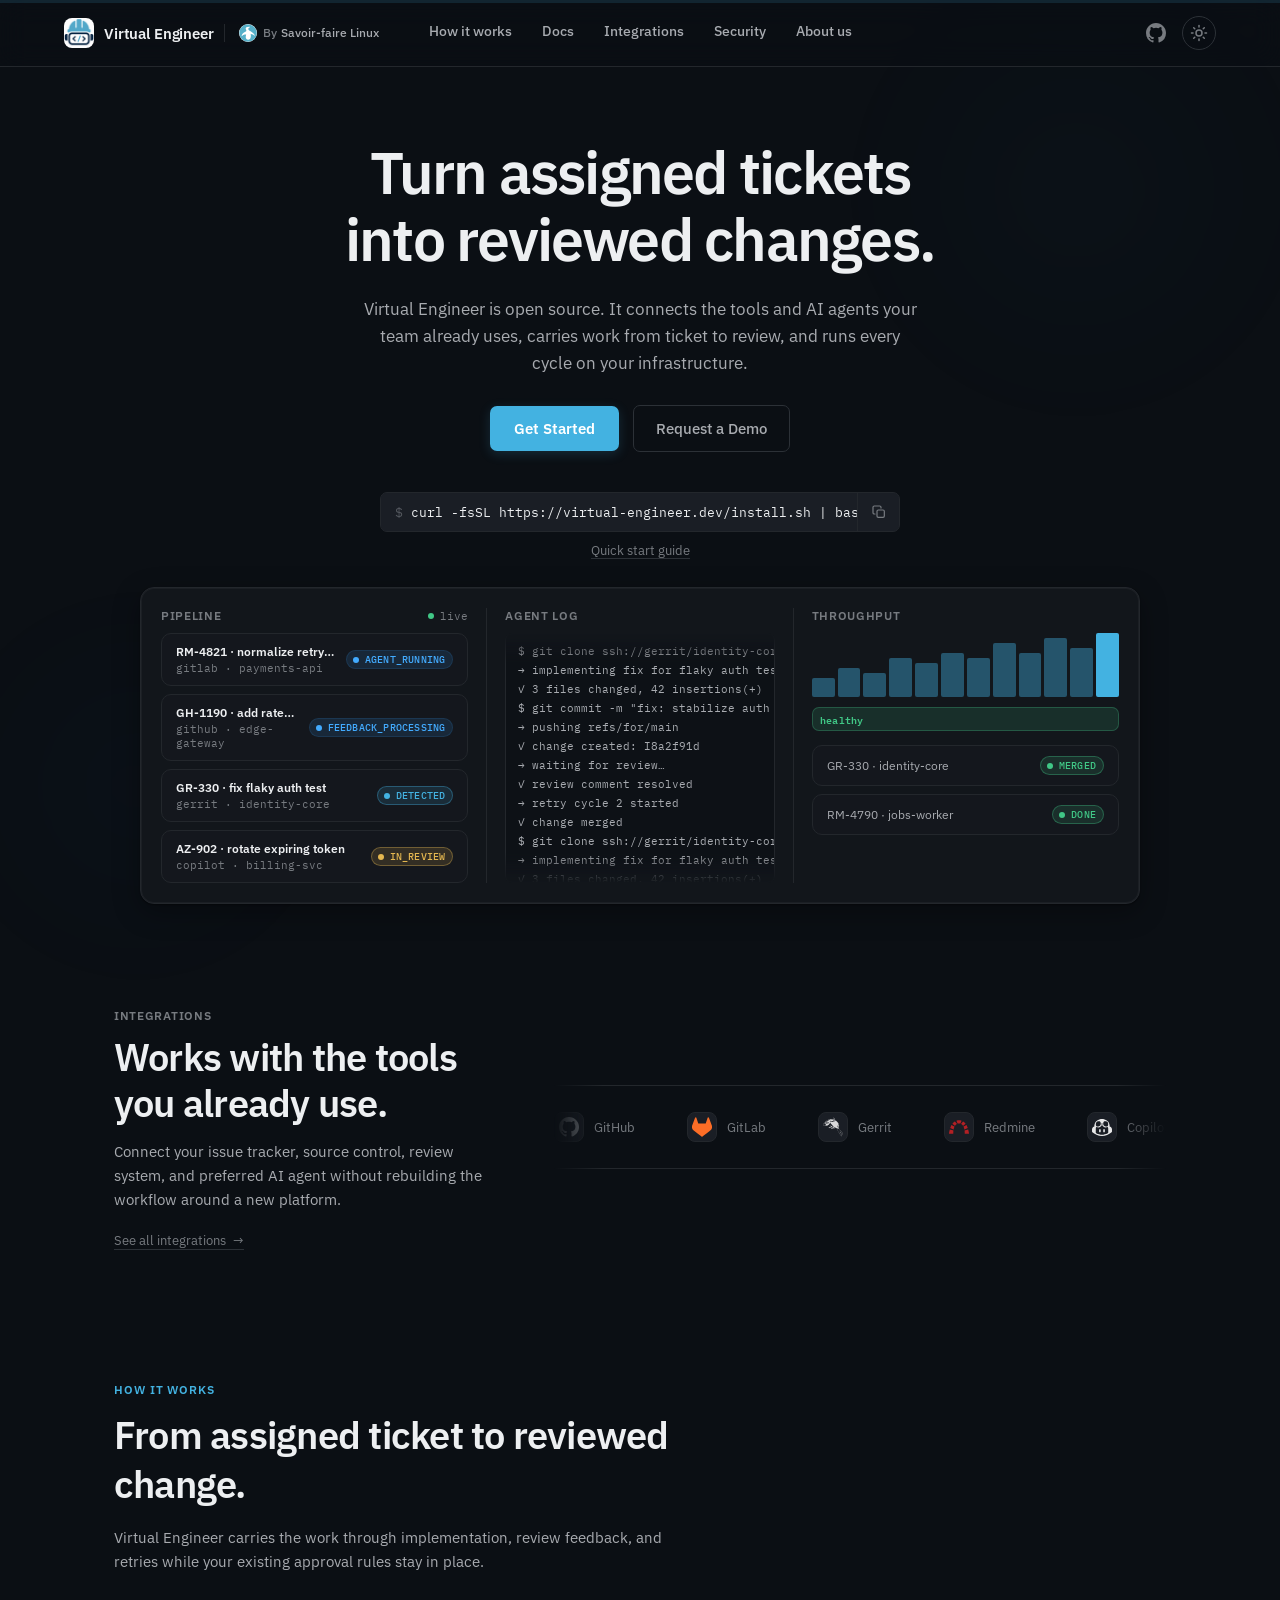
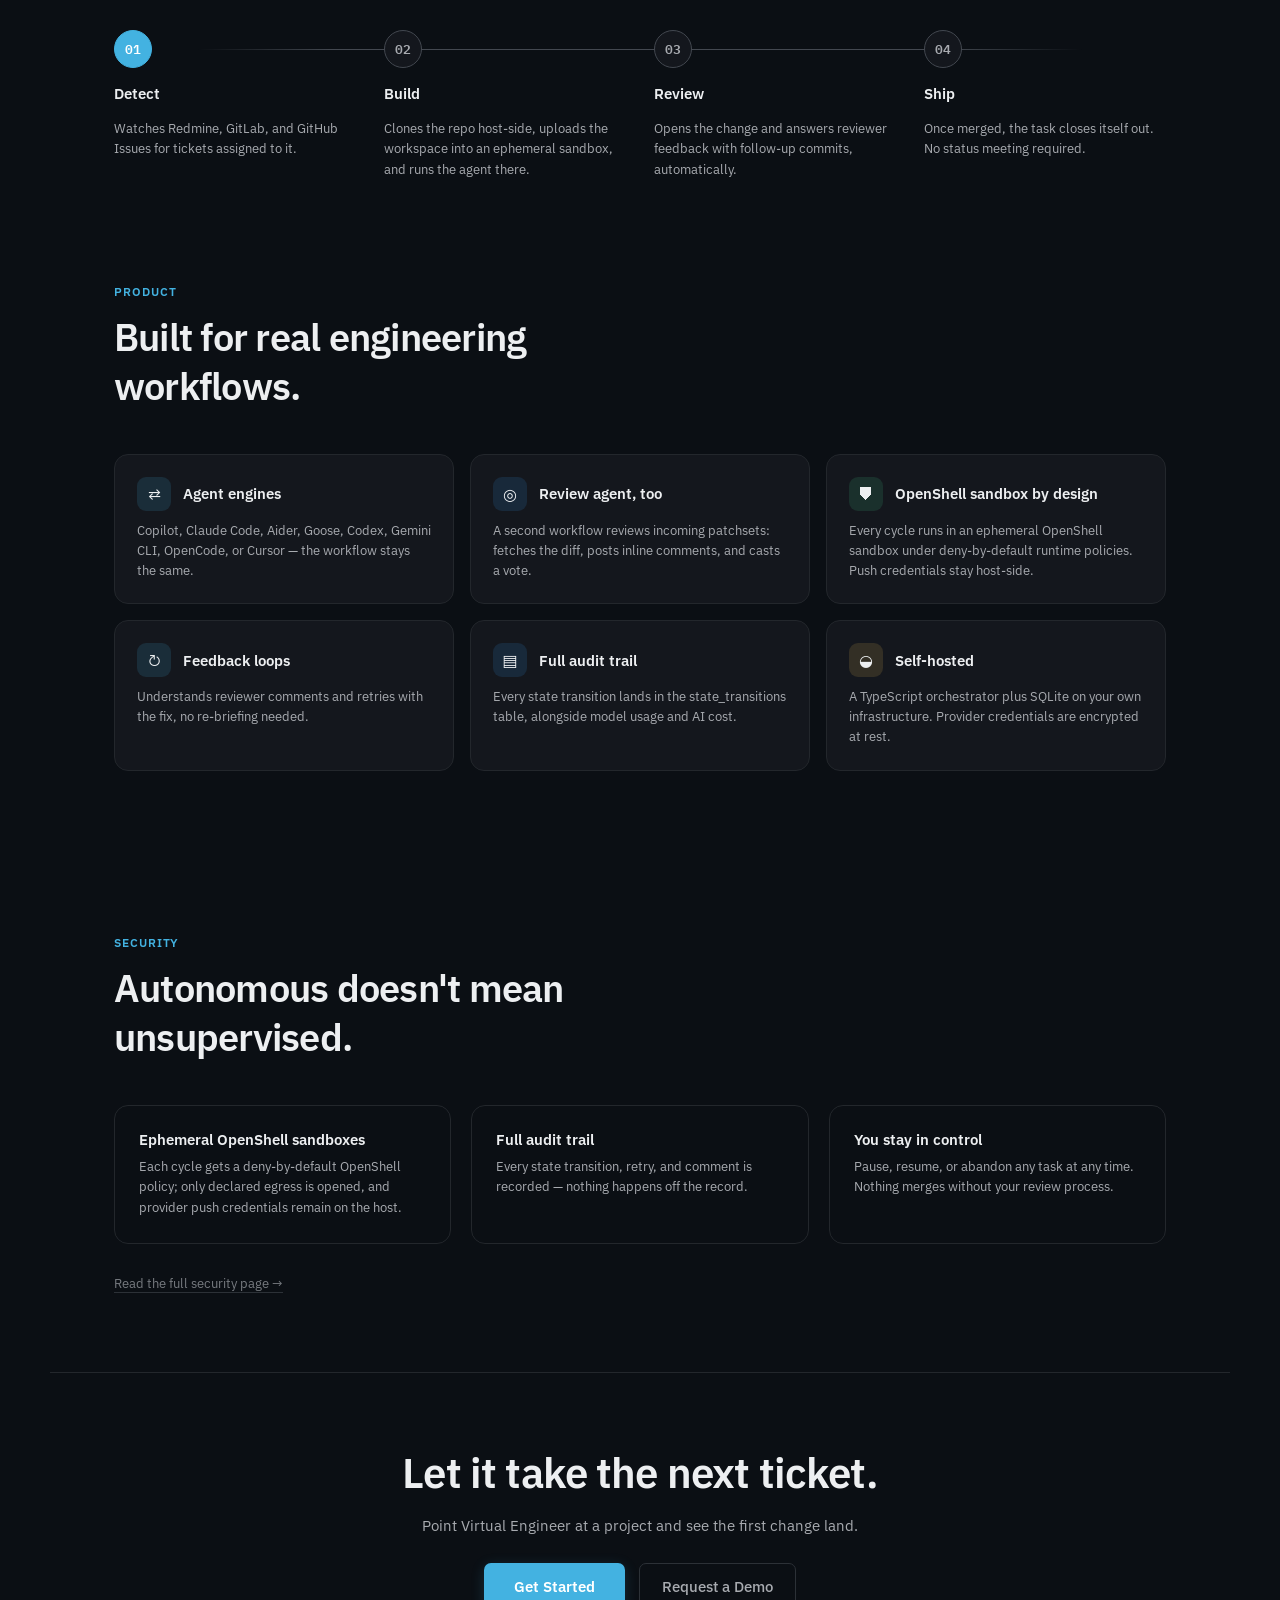
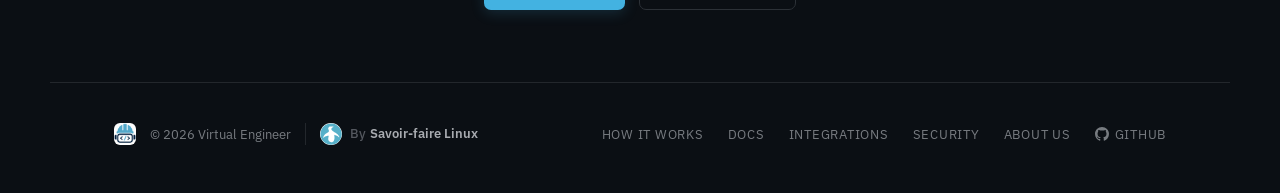
<file: index.html>
<!DOCTYPE html>
<html lang="en">
<head>
<meta charset="utf-8">
<meta name="viewport" content="width=device-width, initial-scale=1">
<link rel="canonical" href="https://virtual-engineer.dev/">
<meta name="description" content="Turn assigned tickets into reviewed changes with the tools and AI agents your team already uses, on your own infrastructure.">
<meta property="og:type" content="website">
<meta property="og:title" content="Virtual Engineer — Turn assigned tickets into reviewed changes">
<meta property="og:description" content="Connect the tools and AI agents your team already uses, carry work from ticket to review, and keep every cycle under your control.">
<meta property="og:url" content="https://virtual-engineer.dev/">
<meta property="og:image" content="https://virtual-engineer.dev/assets/brand-virtual-engineer.png">
<meta property="og:image:alt" content="Virtual Engineer logo">
<meta name="twitter:card" content="summary">
<title>Virtual Engineer — Turn assigned tickets into reviewed changes</title>
<link rel="alternate" type="text/plain" title="llms.txt" href="/llms.txt">
<link rel="alternate" type="text/plain" title="llms-full.txt" href="/llms-full.txt">
<link rel="alternate" type="application/rss+xml" title="Virtual Engineer" href="/feed.xml">
<link rel="icon" href="favicon.ico" sizes="any">
<link rel="icon" type="image/png" sizes="256x256" href="assets/brand-virtual-engineer-256.png">
<link rel="stylesheet" href="assets/styles.css">
<link rel="stylesheet" href="assets/site.css">
<script type="application/ld+json">
{
  "@context": "https://schema.org",
  "@graph": [
    {
      "@type": "Organization",
      "@id": "https://virtual-engineer.dev/#organization",
      "name": "Virtual Engineer",
      "legalName": "Savoir-faire Linux",
      "url": "https://virtual-engineer.dev/",
      "logo": "https://virtual-engineer.dev/assets/brand-virtual-engineer-256.png",
      "description": "Virtual Engineer is open-source engineering automation that carries software work from an assigned ticket to a reviewed change, running on your own infrastructure.",
      "foundingDate": "2026",
      "parentOrganization": {
        "@type": "Organization",
        "name": "Savoir-faire Linux",
        "url": "https://savoirfairelinux.com"
      },
      "sameAs": [
        "https://github.com/savoirfairelinux/virtual-engineer",
        "https://github.com/savoirfairelinux/virtual-engineer-website",
        "https://savoirfairelinux.com"
      ]
    },
    {
      "@type": "WebSite",
      "@id": "https://virtual-engineer.dev/#website",
      "url": "https://virtual-engineer.dev/",
      "name": "Virtual Engineer",
      "description": "Product overview, documentation, integrations, and security model for Virtual Engineer.",
      "inLanguage": "en",
      "publisher": { "@id": "https://virtual-engineer.dev/#organization" }
    },
    {
      "@type": "SoftwareApplication",
      "@id": "https://virtual-engineer.dev/#software",
      "name": "Virtual Engineer",
      "url": "https://virtual-engineer.dev/",
      "applicationCategory": "DeveloperApplication",
      "applicationSubCategory": "Continuous integration and code review automation",
      "operatingSystem": "Linux, macOS",
      "softwareRequirements": "Node.js, POSIX shell, curl",
      "isAccessibleForFree": true,
      "license": "https://www.gnu.org/licenses/gpl-3.0.html",
      "description": "Self-hosted orchestrator that watches issue trackers for assigned tickets, runs a coding agent in an ephemeral sandbox, opens a change for review, and answers reviewer feedback with follow-up commits.",
      "author": { "@id": "https://virtual-engineer.dev/#organization" },
      "publisher": { "@id": "https://virtual-engineer.dev/#organization" },
      "featureList": [
        "Issue tracker integrations: GitHub Issues, GitLab, Redmine",
        "Change review integrations: GitHub Pull Requests, GitLab Merge Requests, Gerrit",
        "Agent engines: GitHub Copilot, Claude Code, Aider, Goose, Codex, Gemini CLI, OpenCode, Cursor",
        "Ephemeral OpenShell sandbox per cycle with deny-by-default runtime policies",
        "Host-side push credentials",
        "Full audit trail of every state transition, model usage, and cost"
      ]
    }
  ]
}
</script>
</head>
<body>

<div class="ve-blob-anchor b1"><div class="ve-blob-inner"></div></div>
<div class="ve-blob-anchor b2"><div class="ve-blob-inner"></div></div>

<nav class="ve-nav">
  <div class="ve-brand-lockup">
    <a href="index.html" class="ve-brand-link">
      <img class="ve-brand-logo" src="assets/brand-virtual-engineer-256.png" alt="" aria-hidden="true">
      <span class="ve-brand-name">Virtual Engineer</span>
    </a>
    <span class="ve-sfl-byline">
      <img src="assets/brand-savoir-faire-linux.svg" alt="" aria-hidden="true">
      <span class="ve-sfl-copy">
        <span class="ve-sfl-prefix">By</span>
        <a href="https://savoirfairelinux.com" target="_blank" rel="noopener noreferrer">Savoir-faire Linux</a>
      </span>
    </span>
  </div>
  <div class="ve-nav-links">
    <a href="#how" class="ve-nav-link" data-scroll-to="how" style="font-size: 14px; color: var(--text-dim); font-weight: 500;">How it works</a>
    <a href="documentation.html" class="ve-nav-link" style="font-size: 14px; color: var(--text-dim); font-weight: 500;">Docs</a>
    <a href="integrations.html" class="ve-nav-link" style="font-size: 14px; color: var(--text-dim); font-weight: 500;">Integrations</a>
    <a href="security.html" class="ve-nav-link" style="font-size: 14px; color: var(--text-dim); font-weight: 500;">Security</a>
    <a href="about.html" class="ve-nav-link" style="font-size: 14px; color: var(--text-dim); font-weight: 500;">About us</a>
  </div>
  <div style="display: flex; align-items: center; gap: 16px;">
    <a href="https://github.com/savoirfairelinux/virtual-engineer" target="_blank" rel="noopener" title="View source on GitHub" class="ve-gh-link">
      <svg width="20" height="20" viewBox="0 0 16 16" fill="currentColor"><path d="M8 0C3.58 0 0 3.58 0 8a8 8 0 0 0 5.47 7.59c.4.07.55-.17.55-.38 0-.19-.01-.82-.01-1.49-2.01.37-2.53-.49-2.69-.94-.09-.23-.48-.94-.82-1.13-.28-.15-.68-.52-.01-.53.63-.01 1.08.58 1.23.82.72 1.21 1.87.87 2.33.66.07-.52.28-.87.51-1.07-1.78-.2-3.64-.89-3.64-3.95 0-.87.31-1.59.82-2.15-.08-.2-.36-1.02.08-2.12 0 0 .67-.21 2.2.82a7.5 7.5 0 0 1 4 0c1.53-1.04 2.2-.82 2.2-.82.44 1.1.16 1.92.08 2.12.51.56.82 1.27.82 2.15 0 3.07-1.87 3.75-3.65 3.95.29.25.54.73.54 1.48 0 1.07-.01 1.93-.01 2.2 0 .21.15.46.55.38A8 8 0 0 0 16 8c0-4.42-3.58-8-8-8Z"></path></svg>
    </a>
    <button class="ve-theme-toggle" type="button" aria-label="Switch to light theme" title="Switch to light theme">
      <svg class="ve-theme-icon ve-theme-icon-sun" viewBox="0 0 24 24" fill="none" stroke="currentColor" stroke-width="1.8" stroke-linecap="round" stroke-linejoin="round" aria-hidden="true"><circle cx="12" cy="12" r="4"></circle><path d="M12 2v2"></path><path d="M12 20v2"></path><path d="m4.93 4.93 1.41 1.41"></path><path d="m17.66 17.66 1.41 1.41"></path><path d="M2 12h2"></path><path d="M20 12h2"></path><path d="m6.34 17.66-1.41 1.41"></path><path d="m19.07 4.93-1.41 1.41"></path></svg>
      <img class="ve-theme-icon ve-theme-icon-moon" src="assets/theme-moon.svg" alt="" aria-hidden="true">
    </button>
  </div>
</nav>
<div class="ve-progress-track" aria-hidden="true"><div class="ve-progress-bar"></div></div>

<!-- HERO -->
<section class="ve-hero" aria-labelledby="hero-title">
  <div class="ve-hero-copy">
    <h1 id="hero-title" class="ve-headline" style="font-size: clamp(38px, 4.6vw, 60px); line-height: 1.14; letter-spacing: -0.03em; font-weight: 600; margin: 0 0 18px; padding-bottom: 0.08em;">Turn assigned tickets<br>into reviewed changes.</h1>
    <p style="font-size: 17px; line-height: 1.6; color: var(--text-dim); max-width: 560px; margin: 0 0 28px;">Virtual Engineer is open source. It connects the tools and AI agents your team already uses, carries work from ticket to review, and runs every cycle on your infrastructure.</p>
    <div style="display: flex; align-items: center; justify-content: center; gap: 14px; flex-wrap: wrap;">
      <a href="#quickstart" class="ve-magnet-btn hero" data-scroll-to="quickstart">Get Started</a>
      <a href="https://savoirfairelinux.com/en/contact/#section-contact" class="ve-btn-ghost" target="_blank" rel="noopener noreferrer">Request a Demo</a>
    </div>
    <div id="quickstart" style="display: flex; flex-direction: column; align-items: center; gap: 10px; margin-top: 40px; width: 100%;">
      <div class="ve-install-command-bar">
        <code id="install-command" class="ve-code ve-install-command" data-copy-value="curl -fsSL https://virtual-engineer.dev/install.sh | bash" style="padding: 9px 14px; white-space: nowrap;"><span style="color: var(--text-ghost);">$</span> curl -fsSL https://virtual-engineer.dev/install.sh | bash</code>
        <button type="button" class="ve-copy-btn" data-copy-target="install-command" aria-label="Copy install command" title="Copy install command">
          <svg viewBox="0 0 24 24" fill="none" stroke="currentColor" stroke-width="1.8" stroke-linecap="round" stroke-linejoin="round" aria-hidden="true"><rect x="9" y="9" width="11" height="11" rx="2"></rect><path d="M6 15H5a2 2 0 0 1-2-2V5a2 2 0 0 1 2-2h8a2 2 0 0 1 2 2v1"></path></svg>
        </button>
      </div>
      <a href="documentation.html#/start" style="font-size: 12.5px; color: var(--text-faint); border-bottom: 1px solid var(--border);">Quick start guide</a>
    </div>
  </div>
</section>

<!-- LIVE DEMO PREVIEW -->
<section class="ve-hero-preview" aria-label="Workflow preview">
  <div class="ve-mission-grid">
    <div style="position: relative; z-index: 1; display: flex; flex-direction: column; gap: 10px; min-width: 0;">
      <div style="display: flex; align-items: center; justify-content: space-between;">
        <span class="ve-eyebrow-row">Pipeline</span>
        <div style="display: flex; align-items: center; gap: 6px;">
          <span class="ve-live-dot"></span>
          <span style="font-size: 11px; color: var(--text-faint); font-family: var(--font-mono);">live</span>
        </div>
      </div>
      <div style="display: flex; flex-direction: column; gap: 8px;">
        <div class="ve-row-card" data-pipeline-row>
          <div style="display: flex; align-items: center; justify-content: space-between; gap: 10px; width: 100%;">
            <div style="min-width: 0;">
              <div style="font-size: 12px; font-weight: 600; color: var(--text); white-space: nowrap; overflow: hidden; text-overflow: ellipsis;">RM-4821 · normalize retry backoff</div>
              <div style="font-size: 10.5px; color: var(--text-faint); font-family: var(--font-mono); margin-top: 2px;">gitlab · payments-api</div>
            </div>
            <span class="ve-pill sm"></span>
          </div>
        </div>
        <div class="ve-row-card" data-pipeline-row>
          <div style="display: flex; align-items: center; justify-content: space-between; gap: 10px; width: 100%;">
            <div style="min-width: 0;">
              <div style="font-size: 12px; font-weight: 600; color: var(--text); white-space: nowrap; overflow: hidden; text-overflow: ellipsis;">GH-1190 · add rate-limit headers</div>
              <div style="font-size: 10.5px; color: var(--text-faint); font-family: var(--font-mono); margin-top: 2px;">github · edge-gateway</div>
            </div>
            <span class="ve-pill sm"></span>
          </div>
        </div>
        <div class="ve-row-card" data-pipeline-row>
          <div style="display: flex; align-items: center; justify-content: space-between; gap: 10px; width: 100%;">
            <div style="min-width: 0;">
              <div style="font-size: 12px; font-weight: 600; color: var(--text); white-space: nowrap; overflow: hidden; text-overflow: ellipsis;">GR-330 · fix flaky auth test</div>
              <div style="font-size: 10.5px; color: var(--text-faint); font-family: var(--font-mono); margin-top: 2px;">gerrit · identity-core</div>
            </div>
            <span class="ve-pill sm"></span>
          </div>
        </div>
        <div class="ve-row-card" data-pipeline-row>
          <div style="display: flex; align-items: center; justify-content: space-between; gap: 10px; width: 100%;">
            <div style="min-width: 0;">
              <div style="font-size: 12px; font-weight: 600; color: var(--text); white-space: nowrap; overflow: hidden; text-overflow: ellipsis;">AZ-902 · rotate expiring token</div>
              <div style="font-size: 10.5px; color: var(--text-faint); font-family: var(--font-mono); margin-top: 2px;">copilot · billing-svc</div>
            </div>
            <span class="ve-pill sm"></span>
          </div>
        </div>
      </div>
    </div>

    <div class="ve-mission-mid">
      <span class="ve-eyebrow-row">Agent log</span>
      <div class="ve-mission-log">
        <div class="ve-mission-log-track">
          <span>$ git clone ssh://gerrit/identity-core</span>
          <span>→ implementing fix for flaky auth test</span>
          <span>✓ 3 files changed, 42 insertions(+)</span>
          <span>$ git commit -m "fix: stabilize auth test timing"</span>
          <span>→ pushing refs/for/main</span>
          <span>✓ change created: I8a2f91d</span>
          <span>→ waiting for review…</span>
          <span>✓ review comment resolved</span>
          <span>→ retry cycle 2 started</span>
          <span>✓ change merged</span>
          <span>$ git clone ssh://gerrit/identity-core</span>
          <span>→ implementing fix for flaky auth test</span>
          <span>✓ 3 files changed, 42 insertions(+)</span>
          <span>$ git commit -m "fix: stabilize auth test timing"</span>
          <span>→ pushing refs/for/main</span>
          <span>✓ change created: I8a2f91d</span>
          <span>→ waiting for review…</span>
          <span>✓ review comment resolved</span>
          <span>→ retry cycle 2 started</span>
          <span>✓ change merged</span>
        </div>
      </div>
    </div>

    <div style="position: relative; z-index: 1; display: flex; flex-direction: column; gap: 10px; min-width: 0;">
      <span class="ve-eyebrow-row">Throughput</span>
      <div class="ve-bars">
        <span style="height: 19.7px;"></span>
        <span style="height: 29.5px;"></span>
        <span style="height: 24.6px;"></span>
        <span style="height: 39.4px;"></span>
        <span style="height: 34.5px;"></span>
        <span style="height: 44.3px;"></span>
        <span style="height: 39.4px;"></span>
        <span style="height: 54.2px;"></span>
        <span style="height: 44.3px;"></span>
        <span style="height: 59.1px;"></span>
        <span style="height: 49.2px;"></span>
        <span style="height: 64px;"></span>
      </div>
      <span class="ve-tag">healthy</span>
      <div style="display: flex; flex-direction: column; gap: 8px; margin-top: 4px;">
        <div class="ve-row-card">
          <div style="display: flex; align-items: center; justify-content: space-between; gap: 10px; width: 100%;">
            <span style="font-size: 11.5px; color: var(--text-dim);">GR-330 · identity-core</span>
            <span class="ve-pill sm tone-ok"><span class="dot"></span>MERGED</span>
          </div>
        </div>
        <div class="ve-row-card">
          <div style="display: flex; align-items: center; justify-content: space-between; gap: 10px; width: 100%;">
            <span style="font-size: 11.5px; color: var(--text-dim);">RM-4790 · jobs-worker</span>
            <span class="ve-pill sm tone-ok"><span class="dot"></span>DONE</span>
          </div>
        </div>
      </div>
    </div>
  </div>
</section>

<!-- INTEGRATIONS -->
<section id="integrations" class="ve-integrations ve-reveal" aria-labelledby="integrations-title">
  <div class="ve-integrations-copy">
    <span class="ve-eyebrow-row">Integrations</span>
    <h2 id="integrations-title">Works with the tools you already use.</h2>
    <p>Connect your issue tracker, source control, review system, and preferred AI agent without rebuilding the workflow around a new platform.</p>
    <a href="integrations.html" class="ve-inline-link">See all integrations <span aria-hidden="true">→</span></a>
  </div>
  <div class="ve-stack-strip" aria-hidden="true">
  <div class="ve-marquee-track" data-marquee-group-size="12">
    <span class="ve-marquee-item"><span class="ve-provider-glyph"><svg viewBox="0 0 16 16" fill="currentColor" xmlns="http://www.w3.org/2000/svg"><path fill-rule="evenodd" clip-rule="evenodd" d="M8 0C3.58 0 0 3.58 0 8C0 11.54 2.29 14.53 5.47 15.59C5.87 15.66 6.02 15.42 6.02 15.21C6.02 15.02 6.01 14.39 6.01 13.72C4 14.09 3.48 13.23 3.32 12.78C3.23 12.55 2.84 11.84 2.5 11.65C2.22 11.5 1.82 11.13 2.49 11.12C3.12 11.11 3.57 11.7 3.72 11.94C4.44 13.15 5.59 12.81 6.05 12.6C6.12 12.08 6.33 11.73 6.56 11.53C4.78 11.33 2.92 10.64 2.92 7.58C2.92 6.71 3.23 5.99 3.74 5.43C3.66 5.23 3.38 4.41 3.82 3.31C3.82 3.31 4.49 3.1 6.02 4.13C6.66 3.95 7.34 3.86 8.02 3.86C8.7 3.86 9.38 3.95 10.02 4.13C11.55 3.09 12.22 3.31 12.22 3.31C12.66 4.41 12.38 5.23 12.3 5.43C12.81 5.99 13.12 6.7 13.12 7.58C13.12 10.65 11.25 11.33 9.47 11.53C9.76 11.78 10.01 12.26 10.01 13.01C10.01 14.08 10 14.94 10 15.21C10 15.42 10.15 15.67 10.55 15.59C13.71 14.53 16 11.53 16 8C16 3.58 12.42 0 8 0Z"/></svg></span>GitHub</span>
    <span class="ve-marquee-item"><span class="ve-provider-glyph"><svg xmlns="http://www.w3.org/2000/svg" viewBox="0 0 24 24"><path fill="#FC6D26" d="m23.6004 9.5927-.0337-.0862L20.3.9814a.851.851 0 0 0-.3362-.405.8748.8748 0 0 0-.9997.0539.8748.8748 0 0 0-.29.4399l-2.2055 6.748H7.5375l-2.2057-6.748a.8573.8573 0 0 0-.29-.4412.8748.8748 0 0 0-.9997-.0537.8585.8585 0 0 0-.3362.4049L.4332 9.5015l-.0325.0862a6.0657 6.0657 0 0 0 2.0119 7.0105l.0113.0087.03.0213 4.976 3.7264 2.462 1.8633 1.4995 1.1321a1.0085 1.0085 0 0 0 1.2197 0l1.4995-1.1321 2.4619-1.8633 5.006-3.7489.0125-.01a6.0682 6.0682 0 0 0 2.0094-7.003z"/></svg></span>GitLab</span>
    <span class="ve-marquee-item"><span class="ve-provider-glyph"><img class="is-white" src="assets/brand-gerrit.svg" alt="" aria-hidden="true"></span>Gerrit</span>
    <span class="ve-marquee-item"><span class="ve-provider-glyph"><svg fill="#B32024" viewBox="0 0 24 24" xmlns="http://www.w3.org/2000/svg"><path d="m1.092 15.088c.789.243 4.098 1.005 4.098 1.005.198.061.139.21.139.21-.228 1.798-.178 3.17-.178 3.644 0 .21-.153.18-.153.18h-4.83c-.209 0-.164-.19-.164-.19.04-.599.212-2.303.878-4.746 0 0 .033-.157.21-.103zm21.816 0c-.789.243-4.098 1.005-4.098 1.005-.198.061-.139.21-.139.21.228 1.798.178 3.17.178 3.644 0 .21.153.18.153.18h4.83c.21 0 .164-.19.164-.19-.04-.599-.212-2.303-.878-4.746 0 0-.034-.157-.21-.103zm-1.929-5.354-3.448 1.667c-.164.063-.082.212-.082.212.476 1.134.766 2.091.99 3.251.038.194.169.132.169.132l3.879-1.684s.116-.044.068-.193c-.172-.531-1.05-2.649-1.402-3.341 0 0-.062-.105-.174-.044zm-17.958 0 3.448 1.667c.164.063.082.212.082.212-.476 1.134-.766 2.091-.991 3.251-.037.194-.169.132-.169.132l-3.878-1.684s-.116-.044-.068-.193c.172-.531 1.05-2.649 1.402-3.341 0 0 .062-.105.174-.044zm4.085-4.368 2.302 2.681c.099.128-.032.222-.032.222-.923.498-1.59 1.25-2.161 2.111-.114.17-.236.046-.236.046l-2.917-2.184s-.126-.074-.016-.22c.854-1.134 1.63-1.934 2.871-2.689 0 0 .094-.089.189.033zm9.788 0-2.302 2.681c-.099.128.032.222.032.222.923.498 1.59 1.25 2.161 2.111.114.17.236.046.236.046l2.917-2.184s.126-.074.016-.22c-.854-1.134-1.63-1.934-2.871-2.689 0 0-.094-.089-.189.033zm-4.894 2.295c.388 0 1.105.037 1.444.093.177.03.221-.088.221-.088l1.449-3.028s.097-.114-.106-.188c-1.082-.396-1.657-.578-3.008-.578-1.35 0-1.926.182-3.008.578-.203.074-.106.188-.106.188l1.449 3.028s.044.118.221.088c.339-.056 1.056-.093 1.444-.093z"/></svg></span>Redmine</span>
    <span class="ve-marquee-item"><span class="ve-provider-glyph"><img class="is-white" src="assets/brand-copilot.svg" alt="" aria-hidden="true"></span>Copilot</span>
    <span class="ve-marquee-item"><span class="ve-provider-glyph"><img src="assets/brand-claude.svg" alt="" aria-hidden="true"></span>Claude Code</span>
    <span class="ve-marquee-item"><span class="ve-provider-glyph"><img src="assets/brand-aider.svg" alt="" aria-hidden="true"></span>Aider</span>
    <span class="ve-marquee-item"><span class="ve-provider-glyph"><img class="is-light" src="assets/brand-goose.svg" alt="" aria-hidden="true"></span>Goose</span>
    <span class="ve-marquee-item"><span class="ve-provider-glyph"><img class="is-light" src="assets/brand-codex.svg" alt="" aria-hidden="true"></span>Codex</span>
    <span class="ve-marquee-item"><span class="ve-provider-glyph"><img src="assets/brand-gemini.svg" alt="" aria-hidden="true"></span>Gemini CLI</span>
    <span class="ve-marquee-item"><span class="ve-provider-glyph"><img class="is-light" src="assets/brand-opencode.svg" alt="" aria-hidden="true"></span>OpenCode</span>
    <span class="ve-marquee-item"><span class="ve-provider-glyph"><img class="is-white" src="assets/brand-cursor.svg" alt="" aria-hidden="true"></span>Cursor</span>
    <span class="ve-marquee-item"><span class="ve-provider-glyph"><svg viewBox="0 0 16 16" fill="currentColor" xmlns="http://www.w3.org/2000/svg"><path fill-rule="evenodd" clip-rule="evenodd" d="M8 0C3.58 0 0 3.58 0 8C0 11.54 2.29 14.53 5.47 15.59C5.87 15.66 6.02 15.42 6.02 15.21C6.02 15.02 6.01 14.39 6.01 13.72C4 14.09 3.48 13.23 3.32 12.78C3.23 12.55 2.84 11.84 2.5 11.65C2.22 11.5 1.82 11.13 2.49 11.12C3.12 11.11 3.57 11.7 3.72 11.94C4.44 13.15 5.59 12.81 6.05 12.6C6.12 12.08 6.33 11.73 6.56 11.53C4.78 11.33 2.92 10.64 2.92 7.58C2.92 6.71 3.23 5.99 3.74 5.43C3.66 5.23 3.38 4.41 3.82 3.31C3.82 3.31 4.49 3.1 6.02 4.13C6.66 3.95 7.34 3.86 8.02 3.86C8.7 3.86 9.38 3.95 10.02 4.13C11.55 3.09 12.22 3.31 12.22 3.31C12.66 4.41 12.38 5.23 12.3 5.43C12.81 5.99 13.12 6.7 13.12 7.58C13.12 10.65 11.25 11.33 9.47 11.53C9.76 11.78 10.01 12.26 10.01 13.01C10.01 14.08 10 14.94 10 15.21C10 15.42 10.15 15.67 10.55 15.59C13.71 14.53 16 11.53 16 8C16 3.58 12.42 0 8 0Z"/></svg></span>GitHub</span>
    <span class="ve-marquee-item"><span class="ve-provider-glyph"><svg xmlns="http://www.w3.org/2000/svg" viewBox="0 0 24 24"><path fill="#FC6D26" d="m23.6004 9.5927-.0337-.0862L20.3.9814a.851.851 0 0 0-.3362-.405.8748.8748 0 0 0-.9997.0539.8748.8748 0 0 0-.29.4399l-2.2055 6.748H7.5375l-2.2057-6.748a.8573.8573 0 0 0-.29-.4412.8748.8748 0 0 0-.9997-.0537.8585.8585 0 0 0-.3362.4049L.4332 9.5015l-.0325.0862a6.0657 6.0657 0 0 0 2.0119 7.0105l.0113.0087.03.0213 4.976 3.7264 2.462 1.8633 1.4995 1.1321a1.0085 1.0085 0 0 0 1.2197 0l1.4995-1.1321 2.4619-1.8633 5.006-3.7489.0125-.01a6.0682 6.0682 0 0 0 2.0094-7.003z"/></svg></span>GitLab</span>
    <span class="ve-marquee-item"><span class="ve-provider-glyph"><img class="is-white" src="assets/brand-gerrit.svg" alt="" aria-hidden="true"></span>Gerrit</span>
    <span class="ve-marquee-item"><span class="ve-provider-glyph"><svg fill="#B32024" viewBox="0 0 24 24" xmlns="http://www.w3.org/2000/svg"><path d="m1.092 15.088c.789.243 4.098 1.005 4.098 1.005.198.061.139.21.139.21-.228 1.798-.178 3.17-.178 3.644 0 .21-.153.18-.153.18h-4.83c-.209 0-.164-.19-.164-.19.04-.599.212-2.303.878-4.746 0 0 .033-.157.21-.103zm21.816 0c-.789.243-4.098 1.005-4.098 1.005-.198.061-.139.21-.139.21.228 1.798.178 3.17.178 3.644 0 .21.153.18.153.18h4.83c.21 0 .164-.19.164-.19-.04-.599-.212-2.303-.878-4.746 0 0-.034-.157-.21-.103zm-1.929-5.354-3.448 1.667c-.164.063-.082.212-.082.212.476 1.134.766 2.091.99 3.251.038.194.169.132.169.132l3.879-1.684s.116-.044.068-.193c-.172-.531-1.05-2.649-1.402-3.341 0 0-.062-.105-.174-.044zm-17.958 0 3.448 1.667c.164.063.082.212.082.212-.476 1.134-.766 2.091-.991 3.251-.037.194-.169.132-.169.132l-3.878-1.684s-.116-.044-.068-.193c.172-.531 1.05-2.649 1.402-3.341 0 0 .062-.105.174-.044zm4.085-4.368 2.302 2.681c.099.128-.032.222-.032.222-.923.498-1.59 1.25-2.161 2.111-.114.17-.236.046-.236.046l-2.917-2.184s-.126-.074-.016-.22c.854-1.134 1.63-1.934 2.871-2.689 0 0 .094-.089.189.033zm9.788 0-2.302 2.681c-.099.128.032.222.032.222.923.498 1.59 1.25 2.161 2.111.114.17.236.046.236.046l2.917-2.184s.126-.074.016-.22c-.854-1.134-1.63-1.934-2.871-2.689 0 0-.094-.089-.189.033zm-4.894 2.295c.388 0 1.105.037 1.444.093.177.03.221-.088.221-.088l1.449-3.028s.097-.114-.106-.188c-1.082-.396-1.657-.578-3.008-.578-1.35 0-1.926.182-3.008.578-.203.074-.106.188-.106.188l1.449 3.028s.044.118.221.088c.339-.056 1.056-.093 1.444-.093z"/></svg></span>Redmine</span>
    <span class="ve-marquee-item"><span class="ve-provider-glyph"><img class="is-white" src="assets/brand-copilot.svg" alt="" aria-hidden="true"></span>Copilot</span>
  </div>
  </div>
</section>

<!-- HOW IT WORKS -->
<div id="how" class="ve-reveal" style="position: relative; z-index: 1;">
  <div style="max-width: 1180px; margin: 0 auto; padding: 100px clamp(20px, 5vw, 64px) 40px;">
    <div style="max-width: 560px; margin-bottom: 56px;">
      <span style="font-size: 11.5px; font-weight: 600; letter-spacing: 0.08em; text-transform: uppercase; color: var(--info);">How it works</span>
      <h2 style="font-size: clamp(28px, 3vw, 38px); letter-spacing: -0.02em; font-weight: 600; margin: 12px 0 0;">From assigned ticket to reviewed change.</h2>
      <p class="ve-section-lede">Virtual Engineer carries the work through implementation, review feedback, and retries while your existing approval rules stay in place.</p>
    </div>
    <div class="ve-how-grid">
      <div class="ve-how-line"></div>
      <div class="ve-how-card">
        <div class="ve-step-circle">01</div>
        <div style="font-size: 15px; font-weight: 600;">Detect</div>
        <div style="font-size: 13px; line-height: 1.55; color: var(--text-dim);">Watches Redmine, GitLab, and GitHub Issues for tickets assigned to it.</div>
      </div>
      <div class="ve-how-card">
        <div class="ve-step-circle">02</div>
        <div style="font-size: 15px; font-weight: 600;">Build</div>
        <div style="font-size: 13px; line-height: 1.55; color: var(--text-dim);">Clones the repo host-side, uploads the workspace into an ephemeral sandbox, and runs the agent there.</div>
      </div>
      <div class="ve-how-card">
        <div class="ve-step-circle">03</div>
        <div style="font-size: 15px; font-weight: 600;">Review</div>
        <div style="font-size: 13px; line-height: 1.55; color: var(--text-dim);">Opens the change and answers reviewer feedback with follow-up commits, automatically.</div>
      </div>
      <div class="ve-how-card">
        <div class="ve-step-circle">04</div>
        <div style="font-size: 15px; font-weight: 600;">Ship</div>
        <div style="font-size: 13px; line-height: 1.55; color: var(--text-dim);">Once merged, the task closes itself out. No status meeting required.</div>
      </div>
    </div>
  </div>
</div>

<!-- FEATURES -->
<div id="features" class="ve-reveal" style="position: relative; z-index: 1;">
  <div style="max-width: 1180px; margin: 0 auto; padding: 60px clamp(20px, 5vw, 64px);">
    <div style="max-width: 560px; margin-bottom: 44px;">
      <span style="font-size: 11.5px; font-weight: 600; letter-spacing: 0.08em; text-transform: uppercase; color: var(--info);">Product</span>
      <h2 style="font-size: clamp(28px, 3vw, 38px); letter-spacing: -0.02em; font-weight: 600; margin: 12px 0 0;">Built for real engineering workflows.</h2>
    </div>
    <div class="ve-grid-3" style="gap: 16px;">
      <div class="ve-feature-tile">
        <div style="display: flex; align-items: center; gap: 12px; margin-bottom: 10px;">
          <div class="ve-feature-icon" style="background: var(--info-soft);">⇄</div>
          <div style="font-size: 15px; font-weight: 600;">Agent engines</div>
        </div>
        <div style="font-size: 13px; line-height: 1.55; color: var(--text-dim);">Copilot, Claude Code, Aider, Goose, Codex, Gemini CLI, OpenCode, or Cursor — the workflow stays the same.</div>
      </div>
      <div class="ve-feature-tile">
        <div style="display: flex; align-items: center; gap: 12px; margin-bottom: 10px;">
          <div class="ve-feature-icon" style="background: var(--accent-soft);">◎</div>
          <div style="font-size: 15px; font-weight: 600;">Review agent, too</div>
        </div>
        <div style="font-size: 13px; line-height: 1.55; color: var(--text-dim);">A second workflow reviews incoming patchsets: fetches the diff, posts inline comments, and casts a vote.</div>
      </div>
      <div class="ve-feature-tile">
        <div style="display: flex; align-items: center; gap: 12px; margin-bottom: 10px;">
          <div class="ve-feature-icon" style="background: var(--ok-soft);">⛊</div>
          <div style="font-size: 15px; font-weight: 600;">OpenShell sandbox by design</div>
        </div>
        <div style="font-size: 13px; line-height: 1.55; color: var(--text-dim);">Every cycle runs in an ephemeral OpenShell sandbox under deny-by-default runtime policies. Push credentials stay host-side.</div>
      </div>
      <div class="ve-feature-tile">
        <div style="display: flex; align-items: center; gap: 12px; margin-bottom: 10px;">
          <div class="ve-feature-icon" style="background: var(--info-soft);">↻</div>
          <div style="font-size: 15px; font-weight: 600;">Feedback loops</div>
        </div>
        <div style="font-size: 13px; line-height: 1.55; color: var(--text-dim);">Understands reviewer comments and retries with the fix, no re-briefing needed.</div>
      </div>
      <div class="ve-feature-tile">
        <div style="display: flex; align-items: center; gap: 12px; margin-bottom: 10px;">
          <div class="ve-feature-icon" style="background: var(--accent-soft);">▤</div>
          <div style="font-size: 15px; font-weight: 600;">Full audit trail</div>
        </div>
        <div style="font-size: 13px; line-height: 1.55; color: var(--text-dim);">Every state transition lands in the state_transitions table, alongside model usage and AI cost.</div>
      </div>
      <div class="ve-feature-tile">
        <div style="display: flex; align-items: center; gap: 12px; margin-bottom: 10px;">
          <div class="ve-feature-icon" style="background: var(--warn-soft);">◒</div>
          <div style="font-size: 15px; font-weight: 600;">Self-hosted</div>
        </div>
        <div style="font-size: 13px; line-height: 1.55; color: var(--text-dim);">A TypeScript orchestrator plus SQLite on your own infrastructure. Provider credentials are encrypted at rest.</div>
      </div>
    </div>
  </div>
</div>

<!-- TRUST -->
<div id="trust" class="ve-reveal" style="position: relative; z-index: 1; max-width: 1180px; margin: 0 auto; padding: 100px clamp(20px, 5vw, 64px) 60px;">
  <div style="max-width: 560px; margin-bottom: 44px;">
    <span style="font-size: 11.5px; font-weight: 600; letter-spacing: 0.08em; text-transform: uppercase; color: var(--info);">Security</span>
    <h2 style="font-size: clamp(28px, 3vw, 38px); letter-spacing: -0.02em; font-weight: 600; margin: 12px 0 0;">Autonomous doesn't mean unsupervised.</h2>
  </div>
  <div class="ve-grid-3" style="gap: 20px;">
    <div class="ve-trust-card">
      <div style="font-size: 15px; font-weight: 600; margin-bottom: 8px; color: var(--text);">Ephemeral OpenShell sandboxes</div>
      <div style="font-size: 13px; line-height: 1.6; color: var(--text-dim);">Each cycle gets a deny-by-default OpenShell policy; only declared egress is opened, and provider push credentials remain on the host.</div>
    </div>
    <div class="ve-trust-card">
      <div style="font-size: 15px; font-weight: 600; margin-bottom: 8px; color: var(--text);">Full audit trail</div>
      <div style="font-size: 13px; line-height: 1.6; color: var(--text-dim);">Every state transition, retry, and comment is recorded — nothing happens off the record.</div>
    </div>
    <div class="ve-trust-card">
      <div style="font-size: 15px; font-weight: 600; margin-bottom: 8px; color: var(--text);">You stay in control</div>
      <div style="font-size: 13px; line-height: 1.6; color: var(--text-dim);">Pause, resume, or abandon any task at any time. Nothing merges without your review process.</div>
    </div>
  </div>
  <div style="margin-top: 28px;">
    <a href="security.html" style="font-size: 13px; color: var(--text-faint); border-bottom: 1px solid var(--border);">Read the full security page →</a>
  </div>
</div>

<!-- CTA -->
<div id="try-cta" class="ve-reveal">
  <div style="position: relative; z-index: 1; max-width: 1180px; margin: 20px auto 0; padding: 72px clamp(20px, 5vw, 64px); text-align: center; border-top: 1px solid var(--border-soft);">
    <h2 style="font-size: clamp(28px, 3.6vw, 42px); letter-spacing: -0.02em; font-weight: 600; margin: 0 0 16px;">Let it take the next ticket.</h2>
    <p style="font-size: 15px; color: var(--text-dim); margin: 0 0 28px;">Point Virtual Engineer at a project and see the first change land.</p>
    <div style="display: flex; align-items: center; justify-content: center; gap: 14px; flex-wrap: wrap;">
      <a href="#quickstart" class="ve-magnet-btn cta" data-scroll-to="quickstart">Get Started</a>
      <a href="https://savoirfairelinux.com/en/contact/#section-contact" class="ve-btn-ghost" target="_blank" rel="noopener noreferrer">Request a Demo</a>
    </div>
  </div>
</div>

<!-- FOOTER -->
<footer class="ve-page-footer ve-site-footer">
  <div class="ve-footer-meta">
    <div class="ve-footer-brand">
    <img class="ve-brand-logo sm" src="assets/brand-virtual-engineer-256.png" alt="" aria-hidden="true">
    <span style="font-size: 12.5px; color: var(--text-faint);">© 2026 Virtual Engineer</span>
    </div>
    <span class="ve-sfl-byline is-footer">
      <img src="assets/brand-savoir-faire-linux.svg" alt="" aria-hidden="true">
      <span class="ve-sfl-copy">
        <span class="ve-sfl-prefix">By</span>
        <a href="https://savoirfairelinux.com" target="_blank" rel="noopener noreferrer">Savoir-faire Linux</a>
      </span>
    </span>
  </div>
  <div class="ve-footer-links">
    <a href="#how" data-scroll-to="how" style="font-size: 12.5px; color: var(--text-faint);">How it works</a>
    <a href="documentation.html" style="font-size: 12.5px; color: var(--text-faint);">Docs</a>
    <a href="integrations.html" style="font-size: 12.5px; color: var(--text-faint);">Integrations</a>
    <a href="security.html" style="font-size: 12.5px; color: var(--text-faint);">Security</a>
    <a href="about.html" style="font-size: 12.5px; color: var(--text-faint);">About us</a>
    <a href="https://github.com/savoirfairelinux/virtual-engineer" target="_blank" rel="noopener" style="display: flex; align-items: center; gap: 6px; font-size: 12.5px; color: var(--text-faint);">
      <svg width="14" height="14" viewBox="0 0 16 16" fill="currentColor"><path d="M8 0C3.58 0 0 3.58 0 8C0 11.54 2.29 14.53 5.47 15.59C5.87 15.66 6.02 15.42 6.02 15.21C6.02 15.02 6.01 14.39 6.01 13.72C4 14.09 3.48 13.23 3.32 12.78C3.23 12.55 2.84 11.84 2.5 11.65C2.22 11.5 1.82 11.13 2.49 11.12C3.12 11.11 3.57 11.7 3.72 11.94C4.44 13.15 5.59 12.81 6.05 12.6C6.12 12.08 6.33 11.73 6.56 11.53C4.78 11.33 2.92 10.64 2.92 7.58C2.92 6.71 3.23 5.99 3.74 5.43C3.66 5.23 3.38 4.41 3.82 3.31C3.82 3.31 4.49 3.1 6.02 4.13C6.66 3.95 7.34 3.86 8.02 3.86C8.7 3.86 9.38 3.95 10.02 4.13C11.55 3.09 12.22 3.31 12.22 3.31C12.66 4.41 12.38 5.23 12.3 5.43C12.81 5.99 13.12 6.7 13.12 7.58C13.12 10.65 11.25 11.33 9.47 11.53C9.76 11.78 10.01 12.26 10.01 13.01C10.01 14.08 10 14.94 10 15.21C10 15.42 10.15 15.67 10.55 15.59C13.71 14.53 16 11.53 16 8C16 3.58 12.42 0 8 0Z"></path></svg>
      GitHub
    </a>
  </div>
</footer>

<script src="assets/site.js"></script>
</body>
</html>
</file>
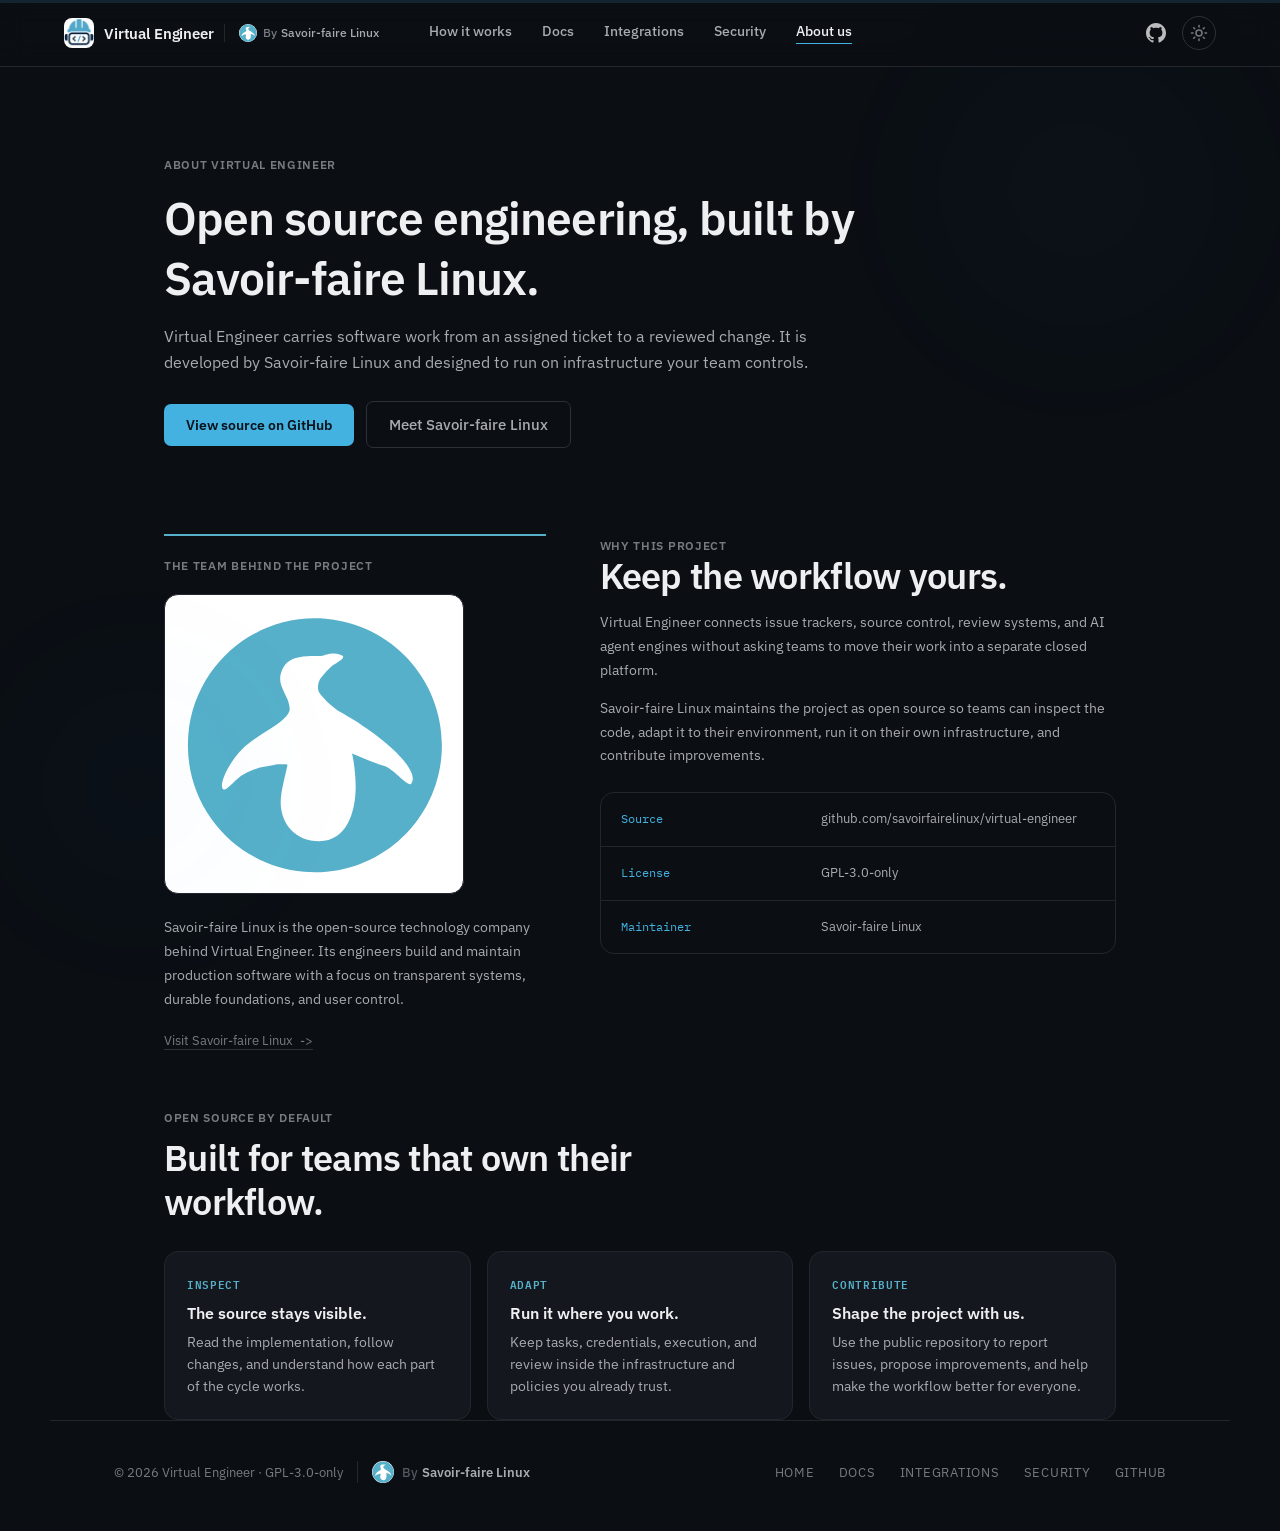
<file: about.html>
<!DOCTYPE html>
<html lang="en">
<head>
<meta charset="utf-8">
<meta name="viewport" content="width=device-width, initial-scale=1">
<link rel="canonical" href="https://virtual-engineer.dev/about.html">
<link rel="icon" href="favicon.ico" sizes="any">
<link rel="icon" type="image/png" sizes="256x256" href="assets/brand-virtual-engineer-256.png">
<meta name="description" content="Learn how Virtual Engineer is built and maintained by Savoir-faire Linux as an open-source project.">
<meta property="og:type" content="website">
<meta property="og:title" content="About us — Virtual Engineer">
<meta property="og:description" content="Virtual Engineer is open-source engineering automation built by Savoir-faire Linux.">
<meta property="og:url" content="https://virtual-engineer.dev/about.html">
<meta property="og:image" content="https://virtual-engineer.dev/assets/brand-virtual-engineer.png">
<meta property="og:image:alt" content="Virtual Engineer logo">
<meta name="twitter:card" content="summary">
<title>About us — Virtual Engineer</title>
<link rel="alternate" type="text/plain" title="llms.txt" href="/llms.txt">
<link rel="alternate" type="text/plain" title="llms-full.txt" href="/llms-full.txt">
<link rel="alternate" type="application/rss+xml" title="Virtual Engineer" href="/feed.xml">
<link rel="stylesheet" href="assets/styles.css">
<link rel="stylesheet" href="assets/site.css">
<script type="application/ld+json">
{
  "@context": "https://schema.org",
  "@graph": [
    {
      "@type": "Organization",
      "@id": "https://virtual-engineer.dev/#organization",
      "name": "Virtual Engineer",
      "url": "https://virtual-engineer.dev/",
      "logo": "https://virtual-engineer.dev/assets/brand-virtual-engineer-256.png",
      "description": "Open-source engineering automation that carries software work from an assigned ticket to a reviewed change, maintained by Savoir-faire Linux.",
      "parentOrganization": {
        "@type": "Organization",
        "name": "Savoir-faire Linux",
        "url": "https://savoirfairelinux.com"
      },
      "sameAs": [
        "https://github.com/savoirfairelinux/virtual-engineer",
        "https://github.com/savoirfairelinux/virtual-engineer-website",
        "https://savoirfairelinux.com"
      ]
    },
    {
      "@type": "AboutPage",
      "@id": "https://virtual-engineer.dev/about.html#webpage",
      "url": "https://virtual-engineer.dev/about.html",
      "name": "About us — Virtual Engineer",
      "description": "Project governance, licence, and the maintainer behind Virtual Engineer.",
      "inLanguage": "en",
      "isPartOf": { "@id": "https://virtual-engineer.dev/#website" },
      "about": { "@id": "https://virtual-engineer.dev/#software" }
    },
    {
      "@type": "SoftwareApplication",
      "@id": "https://virtual-engineer.dev/#software",
      "name": "Virtual Engineer",
      "url": "https://virtual-engineer.dev/",
      "applicationCategory": "DeveloperApplication",
      "operatingSystem": "Linux, macOS",
      "isAccessibleForFree": true,
      "license": "https://www.gnu.org/licenses/gpl-3.0.html",
      "description": "Self-hosted orchestrator that carries software work from an assigned ticket to a reviewed change.",
      "author": { "@id": "https://virtual-engineer.dev/#organization" }
    }
  ]
}
</script>
</head>
<body>
<div class="ve-blob-anchor b1"><div class="ve-blob-inner"></div></div>
<div class="ve-blob-anchor b2"><div class="ve-blob-inner"></div></div>
<div style="min-height: 100%;">

  <div class="ve-secondary-nav">
    <div class="ve-brand-lockup">
      <a href="index.html" class="ve-brand-link">
        <img class="ve-brand-logo" src="assets/brand-virtual-engineer-256.png" alt="" aria-hidden="true">
        <span class="ve-brand-name">Virtual Engineer</span>
      </a>
      <span class="ve-sfl-byline">
        <img src="assets/brand-savoir-faire-linux.svg" alt="" aria-hidden="true">
        <span class="ve-sfl-copy">
          <span class="ve-sfl-prefix">By</span>
          <a href="https://savoirfairelinux.com" target="_blank" rel="noopener noreferrer">Savoir-faire Linux</a>
        </span>
      </span>
    </div>
    <div class="ve-nav-menu">
      <a href="index.html#how" class="ve-nav-link" style="font-size: 14px; color: var(--text-dim); font-weight: 500;">How it works</a>
      <a href="documentation.html" class="ve-nav-link" style="font-size: 14px; color: var(--text-dim); font-weight: 500;">Docs</a>
      <a href="integrations.html" class="ve-nav-link" style="font-size: 14px; color: var(--text-dim); font-weight: 500;">Integrations</a>
      <a href="security.html" class="ve-nav-link" style="font-size: 14px; color: var(--text-dim); font-weight: 500;">Security</a>
      <a href="about.html" class="ve-nav-link" aria-current="page" style="font-size: 14px; color: var(--text); font-weight: 500; border-bottom: 1.5px solid var(--info);">About us</a>
    </div>
    <div style="display: flex; align-items: center; gap: 16px;">
      <a href="https://github.com/savoirfairelinux/virtual-engineer" target="_blank" rel="noopener" title="View source on GitHub" class="ve-gh-link">
        <img class="ve-nav-icon" src="assets/brand-github.svg" alt="" aria-hidden="true">
      </a>
      <button class="ve-theme-toggle" type="button" aria-label="Switch to light theme" title="Switch to light theme">
        <svg class="ve-theme-icon ve-theme-icon-sun" viewBox="0 0 24 24" fill="none" stroke="currentColor" stroke-width="1.8" stroke-linecap="round" stroke-linejoin="round" aria-hidden="true"><circle cx="12" cy="12" r="4"></circle><path d="M12 2v2"></path><path d="M12 20v2"></path><path d="m4.93 4.93 1.41 1.41"></path><path d="m17.66 17.66 1.41 1.41"></path><path d="M2 12h2"></path><path d="M20 12h2"></path><path d="m6.34 17.66-1.41 1.41"></path><path d="m19.07 4.93-1.41 1.41"></path></svg>
        <img class="ve-theme-icon ve-theme-icon-moon" src="assets/theme-moon.svg" alt="" aria-hidden="true">
      </button>
    </div>
  </div>

  <div class="ve-progress-track" aria-hidden="true"><div class="ve-progress-bar"></div></div>

  <main>
    <section class="ve-page-hero ve-about-hero">
      <span class="ve-eyebrow-row">About Virtual Engineer</span>
      <h1>Open source engineering, built by Savoir-faire Linux.</h1>
      <p>Virtual Engineer carries software work from an assigned ticket to a reviewed change. It is developed by Savoir-faire Linux and designed to run on infrastructure your team controls.</p>
      <div class="ve-about-actions">
        <a href="https://github.com/savoirfairelinux/virtual-engineer" class="ve-btn-primary lg" target="_blank" rel="noopener noreferrer">View source on GitHub</a>
        <a href="https://savoirfairelinux.com" class="ve-btn-ghost" target="_blank" rel="noopener noreferrer">Meet Savoir-faire Linux</a>
      </div>
    </section>

    <section class="ve-page-section is-first ve-about-section" aria-labelledby="sfl-title">
      <div class="ve-about-sfl-mark">
        <span class="ve-eyebrow-row">The team behind the project</span>
        <img class="ve-about-sfl-logo" src="assets/brand-savoir-faire-linux.svg" alt="Savoir-faire Linux">
        <p>Savoir-faire Linux is the open-source technology company behind Virtual Engineer. Its engineers build and maintain production software with a focus on transparent systems, durable foundations, and user control.</p>
        <a href="https://savoirfairelinux.com" class="ve-inline-link" target="_blank" rel="noopener noreferrer">Visit Savoir-faire Linux <span aria-hidden="true">-&gt;</span></a>
      </div>
      <div class="ve-about-copy">
        <span class="ve-eyebrow-row">Why this project</span>
        <h2 id="sfl-title">Keep the workflow yours.</h2>
        <p>Virtual Engineer connects issue trackers, source control, review systems, and AI agent engines without asking teams to move their work into a separate closed platform.</p>
        <p>Savoir-faire Linux maintains the project as open source so teams can inspect the code, adapt it to their environment, run it on their own infrastructure, and contribute improvements.</p>
        <div class="ve-boundary-list">
          <div class="ve-boundary-row">
            <span class="ve-boundary-label">Source</span>
            <a class="ve-boundary-value" href="https://github.com/savoirfairelinux/virtual-engineer" target="_blank" rel="noopener noreferrer">github.com/savoirfairelinux/virtual-engineer</a>
          </div>
          <div class="ve-boundary-row">
            <span class="ve-boundary-label">License</span>
            <span class="ve-boundary-value">GPL-3.0-only</span>
          </div>
          <div class="ve-boundary-row">
            <span class="ve-boundary-label">Maintainer</span>
            <a class="ve-boundary-value" href="https://savoirfairelinux.com" target="_blank" rel="noopener noreferrer">Savoir-faire Linux</a>
          </div>
        </div>
      </div>
    </section>

    <section class="ve-page-section ve-about-principles" aria-labelledby="principles-title">
      <div class="ve-about-section-heading">
        <span class="ve-eyebrow-row">Open source by default</span>
        <h2 id="principles-title">Built for teams that own their workflow.</h2>
      </div>
      <div class="ve-page-grid">
        <div class="ve-feature-card">
          <div class="ve-about-card-label">Inspect</div>
          <div class="ve-about-card-title">The source stays visible.</div>
          <p>Read the implementation, follow changes, and understand how each part of the cycle works.</p>
        </div>
        <div class="ve-feature-card">
          <div class="ve-about-card-label">Adapt</div>
          <div class="ve-about-card-title">Run it where you work.</div>
          <p>Keep tasks, credentials, execution, and review inside the infrastructure and policies you already trust.</p>
        </div>
        <div class="ve-feature-card">
          <div class="ve-about-card-label">Contribute</div>
          <div class="ve-about-card-title">Shape the project with us.</div>
          <p>Use the public repository to report issues, propose improvements, and help make the workflow better for everyone.</p>
        </div>
      </div>
    </section>
  </main>

  <footer class="ve-page-footer">
    <div class="ve-footer-meta">
      <span>© 2026 Virtual Engineer · GPL-3.0-only</span>
      <span class="ve-sfl-byline is-footer">
        <img src="assets/brand-savoir-faire-linux.svg" alt="" aria-hidden="true">
        <span class="ve-sfl-copy">
          <span class="ve-sfl-prefix">By</span>
          <a href="https://savoirfairelinux.com" target="_blank" rel="noopener noreferrer">Savoir-faire Linux</a>
        </span>
      </span>
    </div>
    <div class="ve-footer-links">
      <a href="index.html">Home</a>
      <a href="documentation.html">Docs</a>
      <a href="integrations.html">Integrations</a>
      <a href="security.html">Security</a>
      <a href="https://github.com/savoirfairelinux/virtual-engineer" target="_blank" rel="noopener noreferrer">GitHub</a>
    </div>
  </footer>
</div>

<script src="assets/site.js"></script>
</body>
</html>
</file>
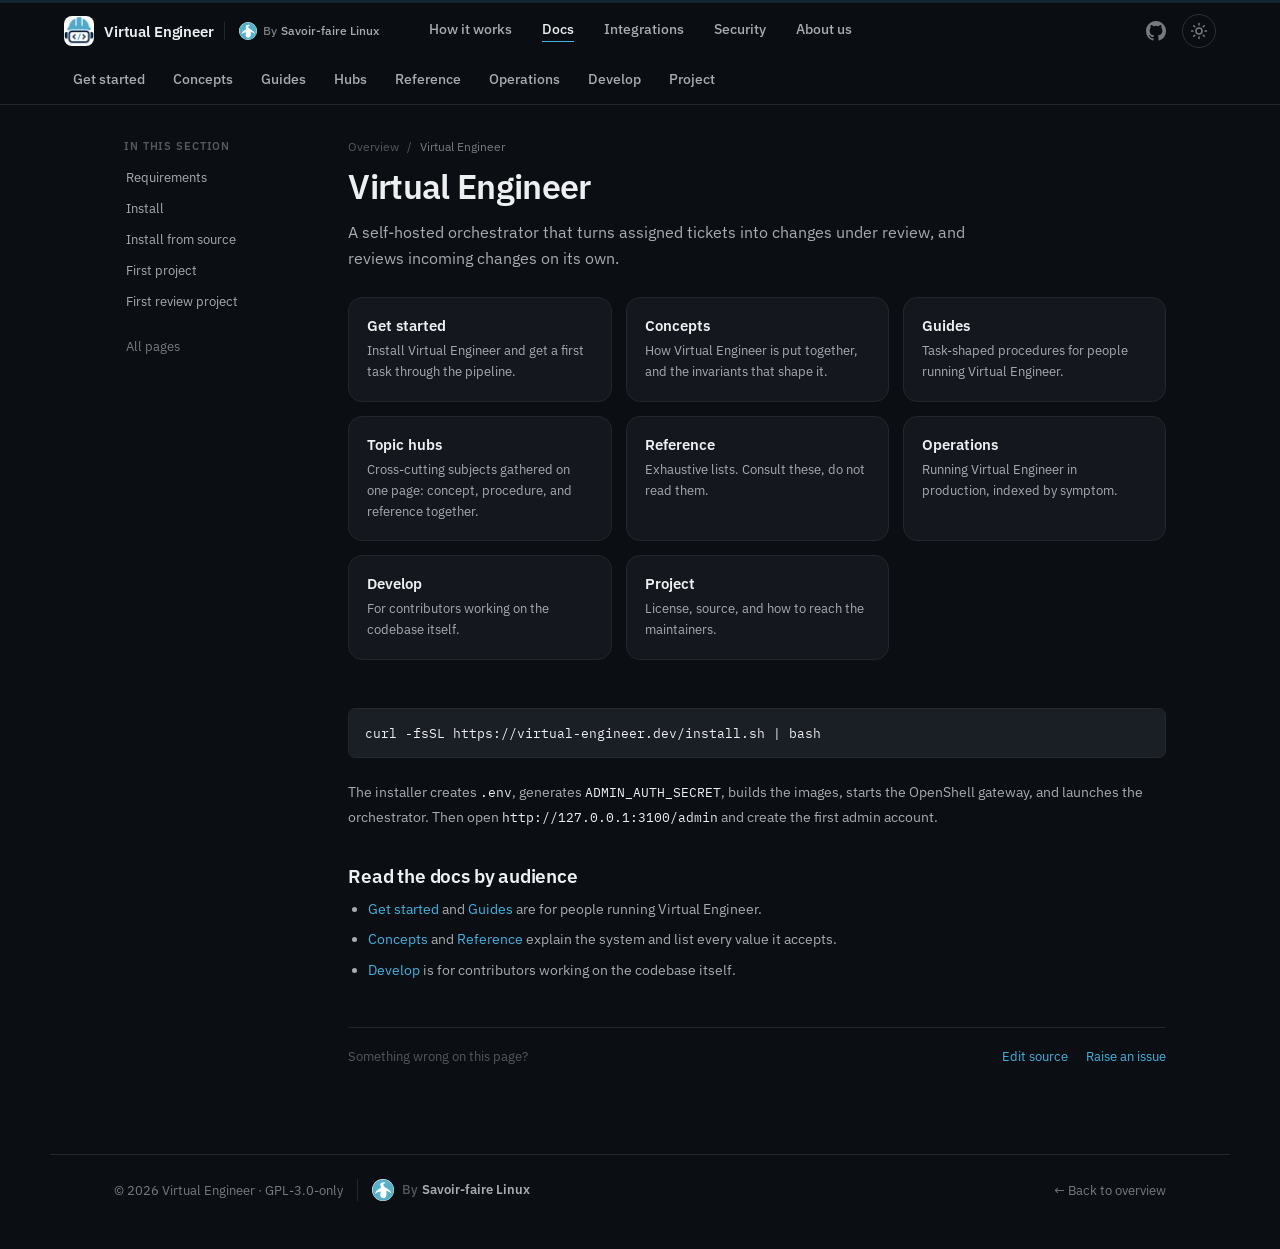
<file: documentation.html>
<!DOCTYPE html>
<html lang="en">
<head>
<meta charset="utf-8">
<meta name="viewport" content="width=device-width, initial-scale=1">
<link rel="icon" href="favicon.ico" sizes="any">
<link rel="icon" type="image/png" sizes="256x256" href="assets/brand-virtual-engineer-256.png">
<link rel="canonical" href="https://virtual-engineer.dev/documentation.html">
<meta name="description" content="Install, configure, operate, and extend Virtual Engineer with task-shaped guides and reference documentation.">
<meta property="og:type" content="website">
<meta property="og:title" content="Documentation — Virtual Engineer">
<meta property="og:description" content="Install, configure, operate, and extend Virtual Engineer with task-shaped guides and reference documentation.">
<meta property="og:url" content="https://virtual-engineer.dev/documentation.html">
<meta property="og:image" content="https://virtual-engineer.dev/assets/brand-virtual-engineer.png">
<meta property="og:image:alt" content="Virtual Engineer logo">
<meta name="twitter:card" content="summary">
<title>Documentation — Virtual Engineer</title>
<link rel="alternate" type="text/plain" title="llms.txt" href="/llms.txt">
<link rel="alternate" type="text/plain" title="llms-full.txt" href="/llms-full.txt">
<link rel="alternate" type="application/rss+xml" title="Virtual Engineer" href="/feed.xml">
<link rel="stylesheet" href="assets/styles.css">
<link rel="stylesheet" href="assets/docs.css">
<link rel="stylesheet" href="assets/site.css">
<script type="application/ld+json">
{
  "@context": "https://schema.org",
  "@type": "TechArticle",
  "headline": "Virtual Engineer documentation",
  "url": "https://virtual-engineer.dev/documentation.html",
  "description": "Install, configure, operate, and extend Virtual Engineer with task-shaped guides and reference documentation.",
  "inLanguage": "en",
  "isPartOf": {
    "@type": "WebSite",
    "url": "https://virtual-engineer.dev/",
    "name": "Virtual Engineer"
  },
  "about": {
    "@type": "SoftwareApplication",
    "name": "Virtual Engineer",
    "applicationCategory": "DeveloperApplication",
    "operatingSystem": "Linux, macOS",
    "license": "https://www.gnu.org/licenses/gpl-3.0.html"
  },
  "author": {
    "@type": "Organization",
    "name": "Savoir-faire Linux",
    "url": "https://savoirfairelinux.com"
  }
}
</script>
</head>
<body>
<div style="min-height: 100%;">

  <header class="ve-docs-header">
    <div class="ve-docs-topbar">
      <div class="ve-brand-lockup">
        <a href="index.html" class="ve-brand-link">
          <img class="ve-brand-logo" src="assets/brand-virtual-engineer-256.png" alt="" aria-hidden="true">
          <span class="ve-brand-name">Virtual Engineer</span>
        </a>
        <span class="ve-sfl-byline">
          <img src="assets/brand-savoir-faire-linux.svg" alt="" aria-hidden="true">
          <span class="ve-sfl-copy">
            <span class="ve-sfl-prefix">By</span>
            <a href="https://savoirfairelinux.com" target="_blank" rel="noopener noreferrer">Savoir-faire Linux</a>
          </span>
        </span>
      </div>
      <div class="ve-nav-menu">
        <a href="index.html#how" class="ve-nav-link" style="font-size: 14px; color: var(--text-dim); font-weight: 500;">How it works</a>
        <a href="documentation.html" class="ve-nav-link" style="font-size: 14px; color: var(--text); font-weight: 500; border-bottom: 1.5px solid var(--info);">Docs</a>
        <a href="integrations.html" class="ve-nav-link" style="font-size: 14px; color: var(--text-dim); font-weight: 500;">Integrations</a>
        <a href="security.html" class="ve-nav-link" style="font-size: 14px; color: var(--text-dim); font-weight: 500;">Security</a>
        <a href="about.html" class="ve-nav-link" style="font-size: 14px; color: var(--text-dim); font-weight: 500;">About us</a>
      </div>
      <div style="display: flex; align-items: center; gap: 16px;">
        <a href="https://github.com/savoirfairelinux/virtual-engineer" target="_blank" rel="noopener" title="View source on GitHub" class="ve-gh-link">
          <svg width="20" height="20" viewBox="0 0 16 16" fill="currentColor"><path d="M8 0C3.58 0 0 3.58 0 8a8 8 0 0 0 5.47 7.59c.4.07.55-.17.55-.38 0-.19-.01-.82-.01-1.49-2.01.37-2.53-.49-2.69-.94-.09-.23-.48-.94-.82-1.13-.28-.15-.68-.52-.01-.53.63-.01 1.08.58 1.23.82.72 1.21 1.87.87 2.33.66.07-.52.28-.87.51-1.07-1.78-.2-3.64-.89-3.64-3.95 0-.87.31-1.59.82-2.15-.08-.2-.36-1.02.08-2.12 0 0 .67-.21 2.2.82a7.5 7.5 0 0 1 4 0c1.53-1.04 2.2-.82 2.2-.82.44 1.1.16 1.92.08 2.12.51.56.82 1.27.82 2.15 0 3.07-1.87 3.75-3.65 3.95.29.25.54.73.54 1.48 0 1.07-.01 1.93-.01 2.2 0 .21.15.46.55.38A8 8 0 0 0 16 8c0-4.42-3.58-8-8-8Z"></path></svg>
        </a>
        <button class="ve-theme-toggle" type="button" aria-label="Switch to light theme" title="Switch to light theme">
          <svg class="ve-theme-icon ve-theme-icon-sun" viewBox="0 0 24 24" fill="none" stroke="currentColor" stroke-width="1.8" stroke-linecap="round" stroke-linejoin="round" aria-hidden="true"><circle cx="12" cy="12" r="4"></circle><path d="M12 2v2"></path><path d="M12 20v2"></path><path d="m4.93 4.93 1.41 1.41"></path><path d="m17.66 17.66 1.41 1.41"></path><path d="M2 12h2"></path><path d="M20 12h2"></path><path d="m6.34 17.66-1.41 1.41"></path><path d="m19.07 4.93-1.41 1.41"></path></svg>
          <img class="ve-theme-icon ve-theme-icon-moon" src="assets/theme-moon.svg" alt="" aria-hidden="true">
        </button>
      </div>
    </div>
    <nav class="ve-docs-tabs" id="docs-tabs"></nav>
  </header>

  <div class="ve-progress-track" aria-hidden="true"><div class="ve-progress-bar"></div></div>

  <div class="ve-docs-layout">
    <aside class="ve-docs-sidebar">
      <span class="ve-docs-sidebar-label">In this section</span>
      <div id="docs-sidebar-list" style="display: flex; flex-direction: column; gap: 2px;"></div>
      <a href="#/docs-map" class="ve-side" style="color: var(--text-faint); margin-top: 14px;">All pages</a>
    </aside>

    <div class="ve-doc ve-docs-content">
      <div class="ve-crumb">
        <span id="docs-crumb-section"></span>
        <span>/</span>
        <span class="cur" id="docs-crumb-page"></span>
      </div>
      <h1 id="docs-title" style="font-size: clamp(26px, 3.4vw, 34px); letter-spacing: -0.02em; font-weight: 600; margin: 0 0 12px; line-height: 1.2;"></h1>
      <p id="docs-desc" style="font-size: 15.5px; line-height: 1.7; color: var(--text-dim); margin: 0 0 8px; max-width: 660px;"></p>

      <div class="ve-hub-grid" id="docs-cards"></div>

      <div id="docs-content"></div>

      <div class="ve-doc-footer">
        <span style="font-size: 12.5px; color: var(--text-ghost);">Something wrong on this page?</span>
        <div class="ve-doc-footer-links">
          <a href="https://github.com/savoirfairelinux/virtual-engineer/tree/main/docs" target="_blank" rel="noopener" style="font-size: 12.5px;">Edit source</a>
          <a href="https://github.com/savoirfairelinux/virtual-engineer/issues/new" target="_blank" rel="noopener" style="font-size: 12.5px;">Raise an issue</a>
        </div>
      </div>
    </div>
  </div>

  <div class="ve-page-footer is-compact">
    <div class="ve-footer-meta">
      <span style="font-size: 12.5px; color: var(--text-faint);">© 2026 Virtual Engineer · GPL-3.0-only</span>
      <span class="ve-sfl-byline is-footer">
        <img src="assets/brand-savoir-faire-linux.svg" alt="" aria-hidden="true">
        <span class="ve-sfl-copy">
          <span class="ve-sfl-prefix">By</span>
          <a href="https://savoirfairelinux.com" target="_blank" rel="noopener noreferrer">Savoir-faire Linux</a>
        </span>
      </span>
    </div>
    <a href="index.html" style="font-size: 12.5px; color: var(--text-faint);">← Back to overview</a>
  </div>
</div>

<script src="assets/docs-data.js"></script>
<script src="assets/docs.js"></script>
<script src="assets/site.js"></script>
</body>
</html>
</file>
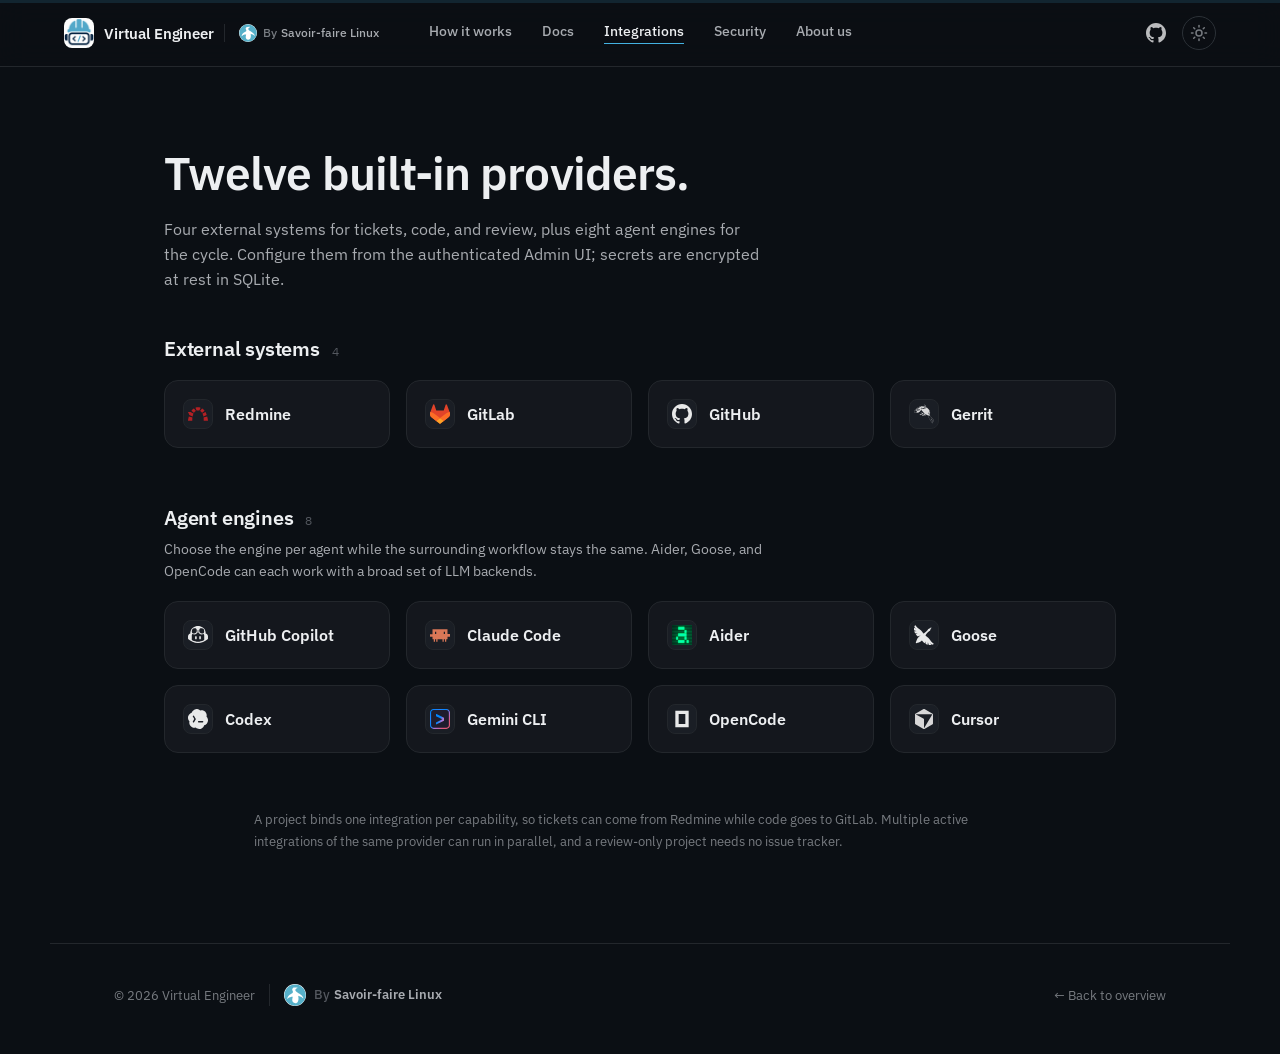
<file: integrations.html>
<!DOCTYPE html>
<html lang="en">
<head>
<meta charset="utf-8">
<meta name="viewport" content="width=device-width, initial-scale=1">
<link rel="icon" href="favicon.ico" sizes="any">
<link rel="icon" type="image/png" sizes="256x256" href="assets/brand-virtual-engineer-256.png">
<link rel="canonical" href="https://virtual-engineer.dev/integrations.html">
<meta name="description" content="Connect Virtual Engineer to Redmine, GitLab, GitHub, Gerrit, and eight AI agent engines.">
<meta property="og:type" content="website">
<meta property="og:title" content="Integrations — Virtual Engineer">
<meta property="og:description" content="Connect Virtual Engineer to Redmine, GitLab, GitHub, Gerrit, and eight AI agent engines.">
<meta property="og:url" content="https://virtual-engineer.dev/integrations.html">
<meta property="og:image" content="https://virtual-engineer.dev/assets/brand-virtual-engineer.png">
<meta property="og:image:alt" content="Virtual Engineer logo">
<meta name="twitter:card" content="summary">
<title>Integrations — Virtual Engineer</title>
<link rel="alternate" type="text/plain" title="llms.txt" href="/llms.txt">
<link rel="alternate" type="text/plain" title="llms-full.txt" href="/llms-full.txt">
<link rel="alternate" type="application/rss+xml" title="Virtual Engineer" href="/feed.xml">
<link rel="stylesheet" href="assets/styles.css">
<link rel="stylesheet" href="assets/site.css">
<script type="application/ld+json">
{
  "@context": "https://schema.org",
  "@type": "WebPage",
  "name": "Integrations — Virtual Engineer",
  "url": "https://virtual-engineer.dev/integrations.html",
  "description": "Connect Virtual Engineer to Redmine, GitLab, GitHub, Gerrit, and eight AI agent engines.",
  "inLanguage": "en",
  "isPartOf": {
    "@type": "WebSite",
    "url": "https://virtual-engineer.dev/",
    "name": "Virtual Engineer"
  },
  "about": {
    "@type": "SoftwareApplication",
    "name": "Virtual Engineer",
    "applicationCategory": "DeveloperApplication",
    "operatingSystem": "Linux, macOS",
    "license": "https://www.gnu.org/licenses/gpl-3.0.html",
    "featureList": [
      "Issue trackers: GitHub Issues, GitLab, Redmine",
      "Change review: GitHub Pull Requests, GitLab Merge Requests, Gerrit",
      "Agent engines: GitHub Copilot, Claude Code, Aider, Goose, Codex, Gemini CLI, OpenCode, Cursor"
    ]
  },
  "author": {
    "@type": "Organization",
    "name": "Savoir-faire Linux",
    "url": "https://savoirfairelinux.com"
  }
}
</script>
</head>
<body>
<div style="min-height: 100%;">

  <div class="ve-secondary-nav">
    <div class="ve-brand-lockup">
      <a href="index.html" class="ve-brand-link">
        <img class="ve-brand-logo" src="assets/brand-virtual-engineer-256.png" alt="" aria-hidden="true">
        <span class="ve-brand-name">Virtual Engineer</span>
      </a>
      <span class="ve-sfl-byline">
        <img src="assets/brand-savoir-faire-linux.svg" alt="" aria-hidden="true">
        <span class="ve-sfl-copy">
          <span class="ve-sfl-prefix">By</span>
          <a href="https://savoirfairelinux.com" target="_blank" rel="noopener noreferrer">Savoir-faire Linux</a>
        </span>
      </span>
    </div>
    <div class="ve-nav-menu">
      <a href="index.html#how" class="ve-nav-link" style="font-size: 14px; color: var(--text-dim); font-weight: 500;">How it works</a>
      <a href="documentation.html" class="ve-nav-link" style="font-size: 14px; color: var(--text-dim); font-weight: 500;">Docs</a>
      <a href="integrations.html" class="ve-nav-link" style="font-size: 14px; color: var(--text); font-weight: 500; border-bottom: 1.5px solid var(--info);">Integrations</a>
      <a href="security.html" class="ve-nav-link" style="font-size: 14px; color: var(--text-dim); font-weight: 500;">Security</a>
      <a href="about.html" class="ve-nav-link" style="font-size: 14px; color: var(--text-dim); font-weight: 500;">About us</a>
    </div>
    <div style="display: flex; align-items: center; gap: 16px;">
      <a href="https://github.com/savoirfairelinux/virtual-engineer" target="_blank" rel="noopener" title="View source on GitHub" class="ve-gh-link">
        <img class="ve-nav-icon" src="assets/brand-github.svg" alt="" aria-hidden="true">
      </a>
      <button class="ve-theme-toggle" type="button" aria-label="Switch to light theme" title="Switch to light theme">
        <svg class="ve-theme-icon ve-theme-icon-sun" viewBox="0 0 24 24" fill="none" stroke="currentColor" stroke-width="1.8" stroke-linecap="round" stroke-linejoin="round" aria-hidden="true"><circle cx="12" cy="12" r="4"></circle><path d="M12 2v2"></path><path d="M12 20v2"></path><path d="m4.93 4.93 1.41 1.41"></path><path d="m17.66 17.66 1.41 1.41"></path><path d="M2 12h2"></path><path d="M20 12h2"></path><path d="m6.34 17.66-1.41 1.41"></path><path d="m19.07 4.93-1.41 1.41"></path></svg>
        <img class="ve-theme-icon ve-theme-icon-moon" src="assets/theme-moon.svg" alt="" aria-hidden="true">
      </button>
    </div>
  </div>

  <div class="ve-progress-track" aria-hidden="true"><div class="ve-progress-bar"></div></div>

  <div class="ve-page-section ve-page-hero">
    <h1 style="font-size: clamp(32px, 4vw, 46px); letter-spacing: -0.02em; font-weight: 600; margin: 20px 0 14px;">Twelve built-in providers.</h1>
    <p style="font-size: 15.5px; color: var(--text-dim); line-height: 1.6; max-width: 600px; margin: 0;">Four external systems for tickets, code, and review, plus eight agent engines for the cycle. Configure them from the authenticated Admin UI; secrets are encrypted at rest in SQLite.</p>
  </div>

  <div class="ve-page-section is-first">
    <div style="display: flex; align-items: baseline; gap: 12px; margin-bottom: 18px;">
      <h2 style="font-size: 20px; font-weight: 600; letter-spacing: -0.01em; margin: 0;">External systems</h2>
      <span style="font-family: var(--font-mono); font-size: 12px; color: var(--text-ghost);">4</span>
    </div>
    <div class="ve-page-grid is-provider">
      <div class="ve-card" style="display: flex; align-items: center; gap: 12px;"><span class="ve-provider-glyph"><img src="assets/brand-redmine.svg" alt="" aria-hidden="true"></span><span style="font-size: 15.5px; font-weight: 600;">Redmine</span></div>
      <div class="ve-card" style="display: flex; align-items: center; gap: 12px;"><span class="ve-provider-glyph"><img src="assets/brand-gitlab.svg" alt="" aria-hidden="true"></span><span style="font-size: 15.5px; font-weight: 600;">GitLab</span></div>
      <div class="ve-card" style="display: flex; align-items: center; gap: 12px;"><span class="ve-provider-glyph"><img class="is-light" src="assets/brand-github.svg" alt="" aria-hidden="true"></span><span style="font-size: 15.5px; font-weight: 600;">GitHub</span></div>
      <div class="ve-card" style="display: flex; align-items: center; gap: 12px;"><span class="ve-provider-glyph"><img class="is-white" src="assets/brand-gerrit.svg" alt="" aria-hidden="true"></span><span style="font-size: 15.5px; font-weight: 600;">Gerrit</span></div>
    </div>
  </div>

  <div class="ve-page-section">
    <div style="display: flex; align-items: baseline; gap: 12px; margin-bottom: 8px;">
      <h2 style="font-size: 20px; font-weight: 600; letter-spacing: -0.01em; margin: 0;">Agent engines</h2>
      <span style="font-family: var(--font-mono); font-size: 12px; color: var(--text-ghost);">8</span>
    </div>
    <p style="font-size: 13.5px; line-height: 1.6; color: var(--text-dim); margin: 0 0 18px; max-width: 620px;">Choose the engine per agent while the surrounding workflow stays the same. Aider, Goose, and OpenCode can each work with a broad set of LLM backends.</p>
    <div class="ve-page-grid is-provider">
      <div class="ve-card" style="display: flex; align-items: center; gap: 12px;"><span class="ve-provider-glyph"><img class="is-white" src="assets/brand-copilot.svg" alt="" aria-hidden="true"></span><span style="font-size: 15.5px; font-weight: 600;">GitHub Copilot</span></div>
      <div class="ve-card" style="display: flex; align-items: center; gap: 12px;"><span class="ve-provider-glyph"><img src="assets/brand-claude.svg" alt="" aria-hidden="true"></span><span style="font-size: 15.5px; font-weight: 600;">Claude Code</span></div>
      <div class="ve-card" style="display: flex; align-items: center; gap: 12px;"><span class="ve-provider-glyph"><img src="assets/brand-aider.svg" alt="" aria-hidden="true"></span><span style="font-size: 15.5px; font-weight: 600;">Aider</span></div>
      <div class="ve-card" style="display: flex; align-items: center; gap: 12px;"><span class="ve-provider-glyph"><img class="is-light" src="assets/brand-goose.svg" alt="" aria-hidden="true"></span><span style="font-size: 15.5px; font-weight: 600;">Goose</span></div>
      <div class="ve-card" style="display: flex; align-items: center; gap: 12px;"><span class="ve-provider-glyph"><img class="is-light" src="assets/brand-codex.svg" alt="" aria-hidden="true"></span><span style="font-size: 15.5px; font-weight: 600;">Codex</span></div>
      <div class="ve-card" style="display: flex; align-items: center; gap: 12px;"><span class="ve-provider-glyph"><img src="assets/brand-gemini.svg" alt="" aria-hidden="true"></span><span style="font-size: 15.5px; font-weight: 600;">Gemini CLI</span></div>
      <div class="ve-card" style="display: flex; align-items: center; gap: 12px;"><span class="ve-provider-glyph"><img class="is-light" src="assets/brand-opencode.svg" alt="" aria-hidden="true"></span><span style="font-size: 15.5px; font-weight: 600;">OpenCode</span></div>
      <div class="ve-card" style="display: flex; align-items: center; gap: 12px;"><span class="ve-provider-glyph"><img class="is-white" src="assets/brand-cursor.svg" alt="" aria-hidden="true"></span><span style="font-size: 15.5px; font-weight: 600;">Cursor</span></div>
    </div>
  </div>

  <div class="ve-page-section is-narrow" style="padding-bottom: 90px;">
    <p style="font-size: 13px; line-height: 1.7; color: var(--text-faint); margin: 0;">A project binds one integration per capability, so tickets can come from Redmine while code goes to GitLab. Multiple active integrations of the same provider can run in parallel, and a review-only project needs no issue tracker.</p>
  </div>

  <div class="ve-page-footer">
    <div class="ve-footer-meta">
      <span style="font-size: 12.5px; color: var(--text-faint);">© 2026 Virtual Engineer</span>
      <span class="ve-sfl-byline is-footer">
        <img src="assets/brand-savoir-faire-linux.svg" alt="" aria-hidden="true">
        <span class="ve-sfl-copy">
          <span class="ve-sfl-prefix">By</span>
          <a href="https://savoirfairelinux.com" target="_blank" rel="noopener noreferrer">Savoir-faire Linux</a>
        </span>
      </span>
    </div>
    <a href="index.html" style="font-size: 12.5px; color: var(--text-faint);">← Back to overview</a>
  </div>
</div>
<script src="assets/site.js"></script>
</body>
</html>
</file>
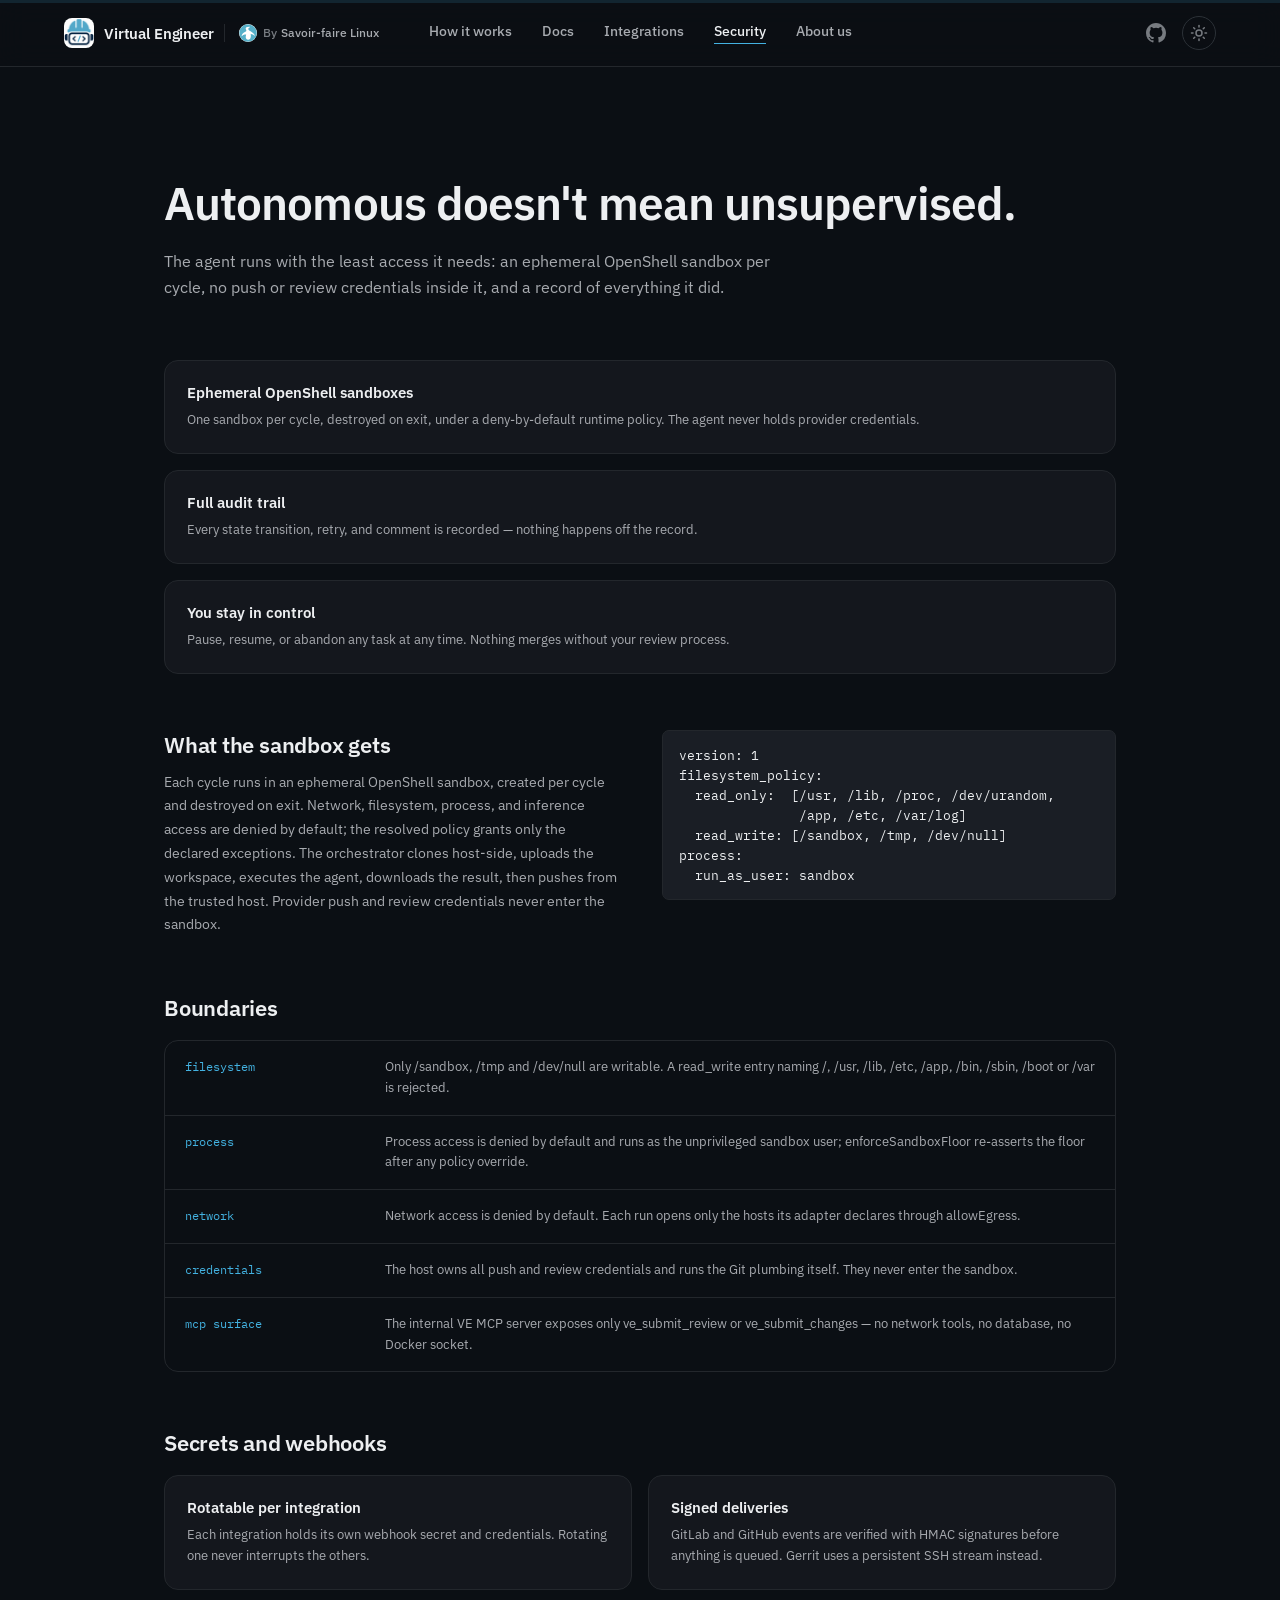
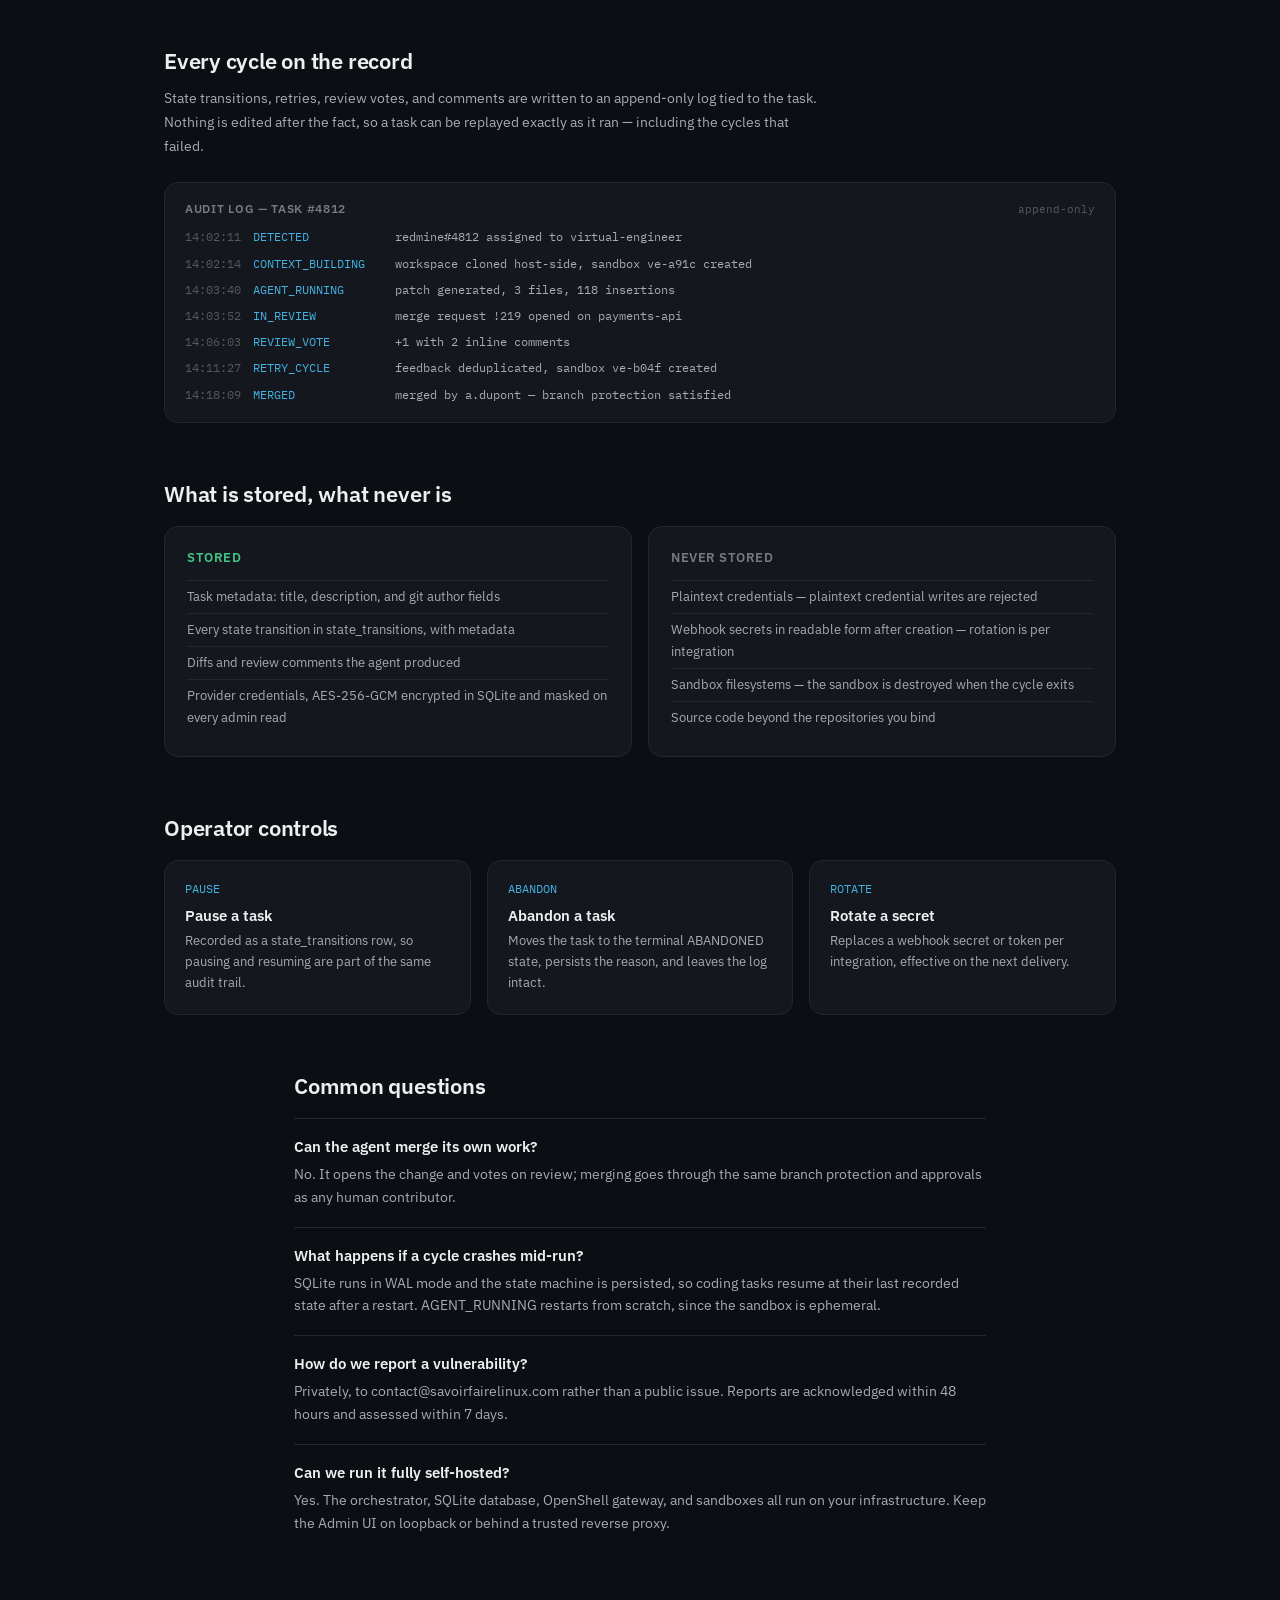
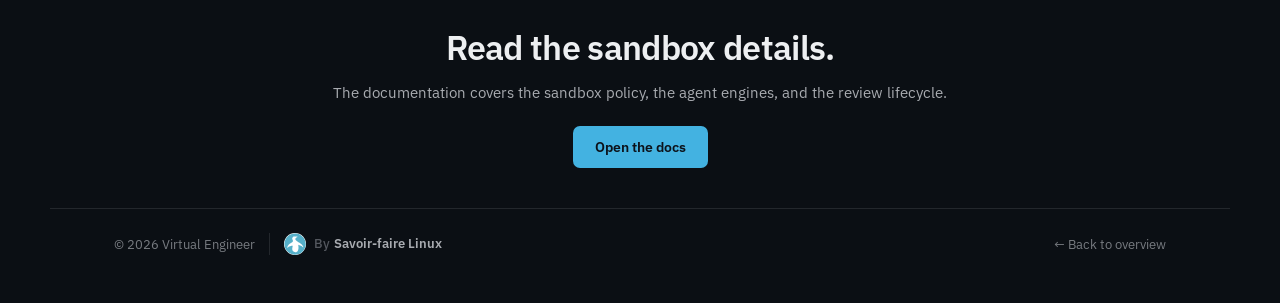
<file: security.html>
<!DOCTYPE html>
<html lang="en">
<head>
<meta charset="utf-8">
<meta name="viewport" content="width=device-width, initial-scale=1">
<link rel="icon" href="favicon.ico" sizes="any">
<link rel="icon" type="image/png" sizes="256x256" href="assets/brand-virtual-engineer-256.png">
<link rel="canonical" href="https://virtual-engineer.dev/security.html">
<meta name="description" content="See how Virtual Engineer isolates agent work, protects credentials, verifies webhooks, and records every cycle.">
<meta property="og:type" content="website">
<meta property="og:title" content="Security — Virtual Engineer">
<meta property="og:description" content="See how Virtual Engineer isolates agent work, protects credentials, verifies webhooks, and records every cycle.">
<meta property="og:url" content="https://virtual-engineer.dev/security.html">
<meta property="og:image" content="https://virtual-engineer.dev/assets/brand-virtual-engineer.png">
<meta property="og:image:alt" content="Virtual Engineer logo">
<meta name="twitter:card" content="summary">
<title>Security — Virtual Engineer</title>
<link rel="alternate" type="text/plain" title="llms.txt" href="/llms.txt">
<link rel="alternate" type="text/plain" title="llms-full.txt" href="/llms-full.txt">
<link rel="alternate" type="application/rss+xml" title="Virtual Engineer" href="/feed.xml">
<link rel="stylesheet" href="assets/styles.css">
<link rel="stylesheet" href="assets/site.css">
<script type="application/ld+json">
{
  "@context": "https://schema.org",
  "@type": "WebPage",
  "name": "Security — Virtual Engineer",
  "url": "https://virtual-engineer.dev/security.html",
  "description": "See how Virtual Engineer isolates agent work, protects credentials, verifies webhooks, and records every cycle.",
  "inLanguage": "en",
  "isPartOf": {
    "@type": "WebSite",
    "url": "https://virtual-engineer.dev/",
    "name": "Virtual Engineer"
  },
  "about": {
    "@type": "SoftwareApplication",
    "name": "Virtual Engineer",
    "applicationCategory": "DeveloperApplication",
    "operatingSystem": "Linux, macOS",
    "license": "https://www.gnu.org/licenses/gpl-3.0.html"
  },
  "author": {
    "@type": "Organization",
    "name": "Savoir-faire Linux",
    "url": "https://savoirfairelinux.com"
  }
}
</script>
</head>
<body>
<div style="min-height: 100%;">

  <div class="ve-secondary-nav">
    <div class="ve-brand-lockup">
      <a href="index.html" class="ve-brand-link">
        <img class="ve-brand-logo" src="assets/brand-virtual-engineer-256.png" alt="" aria-hidden="true">
        <span class="ve-brand-name">Virtual Engineer</span>
      </a>
      <span class="ve-sfl-byline">
        <img src="assets/brand-savoir-faire-linux.svg" alt="" aria-hidden="true">
        <span class="ve-sfl-copy">
          <span class="ve-sfl-prefix">By</span>
          <a href="https://savoirfairelinux.com" target="_blank" rel="noopener noreferrer">Savoir-faire Linux</a>
        </span>
      </span>
    </div>
    <div class="ve-nav-menu">
      <a href="index.html#how" class="ve-nav-link" style="font-size: 14px; color: var(--text-dim); font-weight: 500;">How it works</a>
      <a href="documentation.html" class="ve-nav-link" style="font-size: 14px; color: var(--text-dim); font-weight: 500;">Docs</a>
      <a href="integrations.html" class="ve-nav-link" style="font-size: 14px; color: var(--text-dim); font-weight: 500;">Integrations</a>
      <a href="security.html" class="ve-nav-link" style="font-size: 14px; color: var(--text); font-weight: 500; border-bottom: 1.5px solid var(--info);">Security</a>
      <a href="about.html" class="ve-nav-link" style="font-size: 14px; color: var(--text-dim); font-weight: 500;">About us</a>
    </div>
    <div style="display: flex; align-items: center; gap: 16px;">
      <a href="https://github.com/savoirfairelinux/virtual-engineer" target="_blank" rel="noopener" title="View source on GitHub" class="ve-gh-link">
        <svg width="20" height="20" viewBox="0 0 16 16" fill="currentColor"><path d="M8 0C3.58 0 0 3.58 0 8a8 8 0 0 0 5.47 7.59c.4.07.55-.17.55-.38 0-.19-.01-.82-.01-1.49-2.01.37-2.53-.49-2.69-.94-.09-.23-.48-.94-.82-1.13-.28-.15-.68-.52-.01-.53.63-.01 1.08.58 1.23.82.72 1.21 1.87.87 2.33.66.07-.52.28-.87.51-1.07-1.78-.2-3.64-.89-3.64-3.95 0-.87.31-1.59.82-2.15-.08-.2-.36-1.02.08-2.12 0 0 .67-.21 2.2.82a7.5 7.5 0 0 1 4 0c1.53-1.04 2.2-.82 2.2-.82.44 1.1.16 1.92.08 2.12.51.56.82 1.27.82 2.15 0 3.07-1.87 3.75-3.65 3.95.29.25.54.73.54 1.48 0 1.07-.01 1.93-.01 2.2 0 .21.15.46.55.38A8 8 0 0 0 16 8c0-4.42-3.58-8-8-8Z"></path></svg>
      </a>
      <button class="ve-theme-toggle" type="button" aria-label="Switch to light theme" title="Switch to light theme">
        <svg class="ve-theme-icon ve-theme-icon-sun" viewBox="0 0 24 24" fill="none" stroke="currentColor" stroke-width="1.8" stroke-linecap="round" stroke-linejoin="round" aria-hidden="true"><circle cx="12" cy="12" r="4"></circle><path d="M12 2v2"></path><path d="M12 20v2"></path><path d="m4.93 4.93 1.41 1.41"></path><path d="m17.66 17.66 1.41 1.41"></path><path d="M2 12h2"></path><path d="M20 12h2"></path><path d="m6.34 17.66-1.41 1.41"></path><path d="m19.07 4.93-1.41 1.41"></path></svg>
        <img class="ve-theme-icon ve-theme-icon-moon" src="assets/theme-moon.svg" alt="" aria-hidden="true">
      </button>
    </div>
  </div>

  <div class="ve-progress-track" aria-hidden="true"><div class="ve-progress-bar"></div></div>

  <div class="ve-page-hero is-narrow">
    <h1 style="font-size: clamp(32px, 4vw, 46px); letter-spacing: -0.02em; font-weight: 600; margin: 16px 0 16px;">Autonomous doesn't mean unsupervised.</h1>
    <p style="font-size: 15.5px; line-height: 1.65; color: var(--text-dim); margin: 0; max-width: 620px;">The agent runs with the least access it needs: an ephemeral OpenShell sandbox per cycle, no push or review credentials inside it, and a record of everything it did.</p>
  </div>

  <div class="ve-page-section is-first ve-feature-stack">
    <div class="ve-feature-card">
      <div style="font-size: 15px; font-weight: 600; margin-bottom: 8px;">Ephemeral OpenShell sandboxes</div>
      <div style="font-size: 13px; line-height: 1.6; color: var(--text-dim);">One sandbox per cycle, destroyed on exit, under a deny-by-default runtime policy. The agent never holds provider credentials.</div>
    </div>
    <div class="ve-feature-card">
      <div style="font-size: 15px; font-weight: 600; margin-bottom: 8px;">Full audit trail</div>
      <div style="font-size: 13px; line-height: 1.6; color: var(--text-dim);">Every state transition, retry, and comment is recorded — nothing happens off the record.</div>
    </div>
    <div class="ve-feature-card">
      <div style="font-size: 15px; font-weight: 600; margin-bottom: 8px;">You stay in control</div>
      <div style="font-size: 13px; line-height: 1.6; color: var(--text-dim);">Pause, resume, or abandon any task at any time. Nothing merges without your review process.</div>
    </div>
  </div>

  <div class="ve-page-section is-split">
    <div>
      <h2 style="font-size: 22px; font-weight: 600; letter-spacing: -0.01em; margin: 0 0 12px;">What the sandbox gets</h2>
      <p style="font-size: 14px; line-height: 1.7; color: var(--text-dim); margin: 0;">Each cycle runs in an ephemeral OpenShell sandbox, created per cycle and destroyed on exit. Network, filesystem, process, and inference access are denied by default; the resolved policy grants only the declared exceptions. The orchestrator clones host-side, uploads the workspace, executes the agent, downloads the result, then pushes from the trusted host. Provider push and review credentials never enter the sandbox.</p>
    </div>
    <span class="ve-code">version: 1
filesystem_policy:
  read_only:  [/usr, /lib, /proc, /dev/urandom,
               /app, /etc, /var/log]
  read_write: [/sandbox, /tmp, /dev/null]
process:
  run_as_user: sandbox</span>
  </div>

  <div class="ve-page-section">
    <h2 style="font-size: 22px; font-weight: 600; letter-spacing: -0.01em; margin: 0 0 18px;">Boundaries</h2>
    <div class="ve-boundary-list">
      <div class="ve-boundary-row">
        <span class="ve-boundary-label">filesystem</span>
        <span class="ve-boundary-value">Only /sandbox, /tmp and /dev/null are writable. A read_write entry naming /, /usr, /lib, /etc, /app, /bin, /sbin, /boot or /var is rejected.</span>
      </div>
      <div class="ve-boundary-row">
        <span class="ve-boundary-label">process</span>
        <span class="ve-boundary-value">Process access is denied by default and runs as the unprivileged sandbox user; enforceSandboxFloor re-asserts the floor after any policy override.</span>
      </div>
      <div class="ve-boundary-row">
        <span class="ve-boundary-label">network</span>
        <span class="ve-boundary-value">Network access is denied by default. Each run opens only the hosts its adapter declares through allowEgress.</span>
      </div>
      <div class="ve-boundary-row">
        <span class="ve-boundary-label">credentials</span>
        <span class="ve-boundary-value">The host owns all push and review credentials and runs the Git plumbing itself. They never enter the sandbox.</span>
      </div>
      <div class="ve-boundary-row">
        <span class="ve-boundary-label">mcp surface</span>
        <span class="ve-boundary-value">The internal VE MCP server exposes only ve_submit_review or ve_submit_changes — no network tools, no database, no Docker socket.</span>
      </div>
    </div>
  </div>

  <div style="max-width: 1080px; margin: 0 auto; padding: 56px clamp(20px, 5vw, 64px) 0;">
    <h2 style="font-size: 22px; font-weight: 600; letter-spacing: -0.01em; margin: 0 0 18px;">Secrets and webhooks</h2>
    <div style="display: grid; grid-template-columns: repeat(auto-fit, minmax(min(100%, 320px), 1fr)); gap: 16px;">
      <div style="background: var(--panel); border: 1px solid var(--border-soft); border-radius: var(--radius-lg); padding: 22px;">
        <div style="font-size: 14.5px; font-weight: 600; margin-bottom: 8px;">Rotatable per integration</div>
        <div style="font-size: 13px; line-height: 1.6; color: var(--text-dim);">Each integration holds its own webhook secret and credentials. Rotating one never interrupts the others.</div>
      </div>
      <div style="background: var(--panel); border: 1px solid var(--border-soft); border-radius: var(--radius-lg); padding: 22px;">
        <div style="font-size: 14.5px; font-weight: 600; margin-bottom: 8px;">Signed deliveries</div>
        <div style="font-size: 13px; line-height: 1.6; color: var(--text-dim);">GitLab and GitHub events are verified with HMAC signatures before anything is queued. Gerrit uses a persistent SSH stream instead.</div>
      </div>
    </div>
  </div>

  <div style="max-width: 1080px; margin: 0 auto; padding: 56px clamp(20px, 5vw, 64px) 0; display: flex; flex-direction: column-reverse; gap: 24px;">
    <div style="background: var(--panel); border: 1px solid var(--border-soft); border-radius: var(--radius-lg); padding: 18px 20px; display: flex; flex-direction: column; gap: 7px; min-width: 0; overflow-x: auto;">
      <div style="display: flex; align-items: center; justify-content: space-between; margin-bottom: 4px;">
        <span style="font-size: 11.5px; font-weight: 600; letter-spacing: 0.06em; text-transform: uppercase; color: var(--text-faint);">Audit log — task #4812</span>
        <span style="font-family: var(--font-mono); font-size: 11px; color: var(--text-ghost);">append-only</span>
      </div>
      <div style="display: flex; gap: 12px; font-family: var(--font-mono); font-size: 12px; line-height: 1.6; min-width: 0;">
        <span style="color: var(--text-ghost); flex: none;">14:02:11</span>
        <span style="color: var(--info); flex: none; width: 130px;">DETECTED</span>
        <span style="color: var(--text-dim); flex: 1; min-width: 0;">redmine#4812 assigned to virtual-engineer</span>
      </div>
      <div style="display: flex; gap: 12px; font-family: var(--font-mono); font-size: 12px; line-height: 1.6; min-width: 0;">
        <span style="color: var(--text-ghost); flex: none;">14:02:14</span>
        <span style="color: var(--info); flex: none; width: 130px;">CONTEXT_BUILDING</span>
        <span style="color: var(--text-dim); flex: 1; min-width: 0;">workspace cloned host-side, sandbox ve-a91c created</span>
      </div>
      <div style="display: flex; gap: 12px; font-family: var(--font-mono); font-size: 12px; line-height: 1.6; min-width: 0;">
        <span style="color: var(--text-ghost); flex: none;">14:03:40</span>
        <span style="color: var(--info); flex: none; width: 130px;">AGENT_RUNNING</span>
        <span style="color: var(--text-dim); flex: 1; min-width: 0;">patch generated, 3 files, 118 insertions</span>
      </div>
      <div style="display: flex; gap: 12px; font-family: var(--font-mono); font-size: 12px; line-height: 1.6; min-width: 0;">
        <span style="color: var(--text-ghost); flex: none;">14:03:52</span>
        <span style="color: var(--info); flex: none; width: 130px;">IN_REVIEW</span>
        <span style="color: var(--text-dim); flex: 1; min-width: 0;">merge request !219 opened on payments-api</span>
      </div>
      <div style="display: flex; gap: 12px; font-family: var(--font-mono); font-size: 12px; line-height: 1.6; min-width: 0;">
        <span style="color: var(--text-ghost); flex: none;">14:06:03</span>
        <span style="color: var(--info); flex: none; width: 130px;">REVIEW_VOTE</span>
        <span style="color: var(--text-dim); flex: 1; min-width: 0;">+1 with 2 inline comments</span>
      </div>
      <div style="display: flex; gap: 12px; font-family: var(--font-mono); font-size: 12px; line-height: 1.6; min-width: 0;">
        <span style="color: var(--text-ghost); flex: none;">14:11:27</span>
        <span style="color: var(--info); flex: none; width: 130px;">RETRY_CYCLE</span>
        <span style="color: var(--text-dim); flex: 1; min-width: 0;">feedback deduplicated, sandbox ve-b04f created</span>
      </div>
      <div style="display: flex; gap: 12px; font-family: var(--font-mono); font-size: 12px; line-height: 1.6; min-width: 0;">
        <span style="color: var(--text-ghost); flex: none;">14:18:09</span>
        <span style="color: var(--info); flex: none; width: 130px;">MERGED</span>
        <span style="color: var(--text-dim); flex: 1; min-width: 0;">merged by a.dupont — branch protection satisfied</span>
      </div>
    </div>
    <div style="max-width: 660px;">
      <h2 style="font-size: 22px; font-weight: 600; letter-spacing: -0.01em; margin: 0 0 12px;">Every cycle on the record</h2>
      <p style="font-size: 14px; line-height: 1.7; color: var(--text-dim); margin: 0;">State transitions, retries, review votes, and comments are written to an append-only log tied to the task. Nothing is edited after the fact, so a task can be replayed exactly as it ran — including the cycles that failed.</p>
    </div>
  </div>

  <div style="max-width: 1080px; margin: 0 auto; padding: 56px clamp(20px, 5vw, 64px) 0;">
    <h2 style="font-size: 22px; font-weight: 600; letter-spacing: -0.01em; margin: 0 0 18px;">What is stored, what never is</h2>
    <div style="display: grid; grid-template-columns: repeat(auto-fit, minmax(min(100%, 320px), 1fr)); gap: 16px;">
      <div style="background: var(--panel); border: 1px solid var(--border-soft); border-radius: var(--radius-lg); padding: 22px;">
        <div style="font-size: 13px; font-weight: 600; letter-spacing: 0.04em; text-transform: uppercase; color: var(--ok); margin-bottom: 14px;">Stored</div>
        <div style="font-size: 13px; line-height: 1.7; color: var(--text-dim); padding: 5px 0; border-top: 1px solid var(--border-soft);">Task metadata: title, description, and git author fields</div>
        <div style="font-size: 13px; line-height: 1.7; color: var(--text-dim); padding: 5px 0; border-top: 1px solid var(--border-soft);">Every state transition in state_transitions, with metadata</div>
        <div style="font-size: 13px; line-height: 1.7; color: var(--text-dim); padding: 5px 0; border-top: 1px solid var(--border-soft);">Diffs and review comments the agent produced</div>
        <div style="font-size: 13px; line-height: 1.7; color: var(--text-dim); padding: 5px 0; border-top: 1px solid var(--border-soft);">Provider credentials, AES-256-GCM encrypted in SQLite and masked on every admin read</div>
      </div>
      <div style="background: var(--panel); border: 1px solid var(--border-soft); border-radius: var(--radius-lg); padding: 22px;">
        <div style="font-size: 13px; font-weight: 600; letter-spacing: 0.04em; text-transform: uppercase; color: var(--text-faint); margin-bottom: 14px;">Never stored</div>
        <div style="font-size: 13px; line-height: 1.7; color: var(--text-dim); padding: 5px 0; border-top: 1px solid var(--border-soft);">Plaintext credentials — plaintext credential writes are rejected</div>
        <div style="font-size: 13px; line-height: 1.7; color: var(--text-dim); padding: 5px 0; border-top: 1px solid var(--border-soft);">Webhook secrets in readable form after creation — rotation is per integration</div>
        <div style="font-size: 13px; line-height: 1.7; color: var(--text-dim); padding: 5px 0; border-top: 1px solid var(--border-soft);">Sandbox filesystems — the sandbox is destroyed when the cycle exits</div>
        <div style="font-size: 13px; line-height: 1.7; color: var(--text-dim); padding: 5px 0; border-top: 1px solid var(--border-soft);">Source code beyond the repositories you bind</div>
      </div>
    </div>
  </div>

  <div style="max-width: 1080px; margin: 0 auto; padding: 56px clamp(20px, 5vw, 64px) 0;">
    <h2 style="font-size: 22px; font-weight: 600; letter-spacing: -0.01em; margin: 0 0 18px;">Operator controls</h2>
    <div style="display: grid; grid-template-columns: repeat(auto-fit, minmax(min(100%, 280px), 1fr)); gap: 16px;">
      <div style="background: var(--panel); border: 1px solid var(--border-soft); border-radius: var(--radius-lg); padding: 20px;">
        <div style="font-family: var(--font-mono); font-size: 11.5px; color: var(--info); margin-bottom: 10px;">PAUSE</div>
        <div style="font-size: 14.5px; font-weight: 600; margin-bottom: 6px;">Pause a task</div>
        <div style="font-size: 13px; line-height: 1.6; color: var(--text-dim);">Recorded as a state_transitions row, so pausing and resuming are part of the same audit trail.</div>
      </div>
      <div style="background: var(--panel); border: 1px solid var(--border-soft); border-radius: var(--radius-lg); padding: 20px;">
        <div style="font-family: var(--font-mono); font-size: 11.5px; color: var(--info); margin-bottom: 10px;">ABANDON</div>
        <div style="font-size: 14.5px; font-weight: 600; margin-bottom: 6px;">Abandon a task</div>
        <div style="font-size: 13px; line-height: 1.6; color: var(--text-dim);">Moves the task to the terminal ABANDONED state, persists the reason, and leaves the log intact.</div>
      </div>
      <div style="background: var(--panel); border: 1px solid var(--border-soft); border-radius: var(--radius-lg); padding: 20px;">
        <div style="font-family: var(--font-mono); font-size: 11.5px; color: var(--info); margin-bottom: 10px;">ROTATE</div>
        <div style="font-size: 14.5px; font-weight: 600; margin-bottom: 6px;">Rotate a secret</div>
        <div style="font-size: 13px; line-height: 1.6; color: var(--text-dim);">Replaces a webhook secret or token per integration, effective on the next delivery.</div>
      </div>
    </div>
  </div>

  <div style="max-width: 820px; margin: 0 auto; padding: 56px clamp(20px, 5vw, 64px) 0;">
    <h2 style="font-size: 22px; font-weight: 600; letter-spacing: -0.01em; margin: 0 0 18px;">Common questions</h2>
    <div style="padding: 18px 0; border-top: 1px solid var(--border-soft);">
      <div style="font-size: 14.5px; font-weight: 600; margin-bottom: 7px;">Can the agent merge its own work?</div>
      <div style="font-size: 13.5px; line-height: 1.7; color: var(--text-dim);">No. It opens the change and votes on review; merging goes through the same branch protection and approvals as any human contributor.</div>
    </div>
    <div style="padding: 18px 0; border-top: 1px solid var(--border-soft);">
      <div style="font-size: 14.5px; font-weight: 600; margin-bottom: 7px;">What happens if a cycle crashes mid-run?</div>
      <div style="font-size: 13.5px; line-height: 1.7; color: var(--text-dim);">SQLite runs in WAL mode and the state machine is persisted, so coding tasks resume at their last recorded state after a restart. AGENT_RUNNING restarts from scratch, since the sandbox is ephemeral.</div>
    </div>
    <div style="padding: 18px 0; border-top: 1px solid var(--border-soft);">
      <div style="font-size: 14.5px; font-weight: 600; margin-bottom: 7px;">How do we report a vulnerability?</div>
      <div style="font-size: 13.5px; line-height: 1.7; color: var(--text-dim);">Privately, to contact@savoirfairelinux.com rather than a public issue. Reports are acknowledged within 48 hours and assessed within 7 days.</div>
    </div>
    <div style="padding: 18px 0; border-top: 1px solid var(--border-soft);">
      <div style="font-size: 14.5px; font-weight: 600; margin-bottom: 7px;">Can we run it fully self-hosted?</div>
      <div style="font-size: 13.5px; line-height: 1.7; color: var(--text-dim);">Yes. The orchestrator, SQLite database, OpenShell gateway, and sandboxes all run on your infrastructure. Keep the Admin UI on loopback or behind a trusted reverse proxy.</div>
    </div>
  </div>

  <div style="max-width: 1080px; margin: 0 auto; padding: 72px clamp(20px, 5vw, 64px) 40px; text-align: center;">
    <h2 style="font-size: clamp(24px, 3vw, 34px); letter-spacing: -0.02em; font-weight: 600; margin: 0 0 14px;">Read the sandbox details.</h2>
    <p style="font-size: 14.5px; color: var(--text-dim); margin: 0 0 24px;">The documentation covers the sandbox policy, the agent engines, and the review lifecycle.</p>
    <a href="documentation.html#/security" class="ve-btn-primary lg">Open the docs</a>
  </div>

  <div class="ve-page-footer is-compact">
    <div class="ve-footer-meta">
      <span style="font-size: 12.5px; color: var(--text-faint);">© 2026 Virtual Engineer</span>
      <span class="ve-sfl-byline is-footer">
        <img src="assets/brand-savoir-faire-linux.svg" alt="" aria-hidden="true">
        <span class="ve-sfl-copy">
          <span class="ve-sfl-prefix">By</span>
          <a href="https://savoirfairelinux.com" target="_blank" rel="noopener noreferrer">Savoir-faire Linux</a>
        </span>
      </span>
    </div>
    <a href="index.html" style="font-size: 12.5px; color: var(--text-faint);">← Back to overview</a>
  </div>
</div>
<script src="assets/site.js"></script>
</body>
</html>
</file>
<file: assets/styles.css>
@import url('https://fonts.googleapis.com/css2?family=IBM+Plex+Sans:wght@400;500;600;700&family=IBM+Plex+Mono:wght@400;500;600&display=swap');

:root {
  --accent-h: 248;
  --accent:        oklch(0.66 0.15 var(--accent-h));
  --accent-strong: oklch(0.72 0.16 var(--accent-h));
  --accent-soft:   oklch(0.66 0.15 var(--accent-h) / 0.14);

  --ok:            oklch(0.74 0.15 158);
  --ok-soft:       oklch(0.74 0.15 158 / 0.14);
  --warn:          oklch(0.80 0.13 85);
  --warn-soft:     oklch(0.80 0.13 85 / 0.15);
  --danger:        oklch(0.68 0.18 22);
  --danger-soft:   oklch(0.68 0.18 22 / 0.15);
  --info:          oklch(0.72 0.12 230);
  --info-soft:     oklch(0.72 0.12 230 / 0.14);
  --sfl-cyan:      #56b0c9;
  --accent-line:   oklch(0.66 0.15 var(--accent-h) / 0.40);
  --muted-state:      oklch(0.65 0.01 256);
  --muted-state-soft: oklch(0.65 0.01 256 / 0.14);

  --bg:            oklch(0.165 0.012 258);
  --panel:         oklch(0.205 0.013 258);
  --panel-2:       oklch(0.235 0.014 258);
  --border:        oklch(0.31 0.013 258);
  --border-soft:   oklch(0.27 0.012 258);
  --border-strong: oklch(0.40 0.015 258);
  --text:          oklch(0.95 0.004 258);
  --text-dim:      oklch(0.74 0.008 258);
  --text-faint:    oklch(0.58 0.01 258);
  --text-ghost:    oklch(0.46 0.012 258);
  --shadow:        0 1px 2px oklch(0 0 0 / 0.4), 0 8px 28px oklch(0 0 0 / 0.32);
  --shadow-sm:     0 1px 2px oklch(0 0 0 / 0.35);
  --inset-hi:      oklch(1 0 0 / 0.04);

  --radius-sm: 7px;
  --radius-lg: 14px;
  --ease: cubic-bezier(0.22, 0.61, 0.36, 1);

  --font-sans: "IBM Plex Sans", ui-sans-serif, system-ui, sans-serif;
  --font-mono: "IBM Plex Mono", ui-monospace, "SF Mono", Menlo, monospace;

  color-scheme: dark;
}

html[data-theme="light"] {
  --bg: oklch(0.985 0.006 250);
  --panel: oklch(0.955 0.009 250);
  --panel-2: oklch(0.925 0.012 250);
  --border: oklch(0.82 0.018 250);
  --border-soft: oklch(0.88 0.014 250);
  --border-strong: oklch(0.68 0.025 250);
  --text: oklch(0.22 0.025 250);
  --text-dim: oklch(0.42 0.018 250);
  --text-faint: oklch(0.54 0.015 250);
  --text-ghost: oklch(0.64 0.012 250);
  --shadow: 0 1px 2px oklch(0.2 0.02 250 / 0.08), 0 8px 28px oklch(0.2 0.02 250 / 0.08);
  --shadow-sm: 0 1px 2px oklch(0.2 0.02 250 / 0.10);
  --inset-hi: oklch(1 0 0 / 0.65);
  color-scheme: light;
}

html[data-theme="light"] .ve-nav-icon,
html[data-theme="light"] .ve-provider-glyph img.is-light {
  filter: none;
  opacity: 1;
}
html[data-theme="light"] .ve-provider-glyph img.is-white {
  filter: brightness(0);
  opacity: 1;
}

html[data-theme="light"] .ve-btn-primary { color: oklch(0.98 0.006 250); }

* { box-sizing: border-box; }

html, body {
  margin: 0;
  min-height: 100%;
  background: var(--bg);
  color: var(--text);
  font-family: var(--font-sans);
  -webkit-font-smoothing: antialiased;
  text-rendering: optimizeLegibility;
}

a { color: var(--info); text-decoration: none; }
a:hover { color: var(--accent-strong); }

.ve-nav-link {
  position: relative;
  padding-bottom: 3px;
  border-bottom: 1.5px solid transparent;
  transition: border-color 0.2s var(--ease), color 0.2s var(--ease);
}
.ve-nav-link:hover { border-bottom-color: var(--info); color: var(--text); }

.ve-brand-lockup { display: inline-flex; align-items: center; flex-wrap: nowrap; gap: 10px; min-width: 0; }
.ve-brand-link { display: inline-flex; flex: 0 0 auto; flex-direction: row; align-items: center; gap: 10px; min-width: 0; white-space: nowrap; color: var(--text); }
.ve-brand-link:hover { color: var(--text); }
.ve-brand-name { color: var(--text); font-size: 14.5px; font-weight: 600; letter-spacing: -0.01em; }
.ve-brand-logo { width: 30px; height: 30px; display: block; flex: none; object-fit: cover; border-radius: 8px; background: #fff; }
.ve-brand-logo.sm { width: 22px; height: 22px; border-radius: 6px; }
.ve-sfl-byline {
  display: inline-flex; align-items: center; gap: 8px; min-width: 0;
  padding-left: 14px; border-left: 1px solid var(--border-soft);
  color: var(--text-dim); font-size: 12.5px; font-weight: 500;
  letter-spacing: 0; line-height: 1.4; white-space: nowrap;
  transition: color 0.18s var(--ease), border-color 0.18s var(--ease);
}
.ve-sfl-byline img { width: 24px; height: 24px; display: block; flex: none; border-radius: 50%; background: #fff; }
.ve-brand-lockup > .ve-sfl-byline { gap: 6px; font-size: 12px; }
.ve-brand-lockup > .ve-sfl-byline img { width: 18px; height: 18px; }
.ve-brand-lockup > .ve-sfl-byline a { color: var(--text-dim); font-weight: 500; }
.ve-sfl-byline.is-footer img { width: 22px; height: 22px; }
.ve-sfl-copy { display: inline-flex; align-items: baseline; gap: 4px; color: inherit; }
.ve-sfl-prefix { color: var(--text-faint); font-size: 11.5px; font-weight: 500; }
.ve-sfl-byline a { color: var(--text); font-weight: 600; transition: color 0.18s var(--ease); }
.ve-sfl-byline:hover { color: var(--text); border-left-color: var(--sfl-cyan); }
.ve-sfl-byline a:hover { color: var(--sfl-cyan); }
.ve-nav-icon { width: 20px; height: 20px; display: block; filter: brightness(0) invert(1); opacity: 0.72; transition: opacity 0.18s var(--ease); }
.ve-gh-link:hover .ve-nav-icon { opacity: 1; }

@media (max-width: 679px) {
  .ve-brand-lockup { align-items: center; flex-wrap: nowrap; gap: 8px; }
  .ve-brand-link { gap: 8px; }
  .ve-brand-logo { width: 28px; height: 28px; border-radius: 7px; }
  .ve-brand-name { font-size: 13.5px; }
  .ve-brand-lockup .ve-sfl-byline { flex: 0 1 auto; margin-left: 0; padding-left: 8px; gap: 6px; font-size: 11.5px; }
  .ve-brand-lockup .ve-sfl-byline img { width: 18px; height: 18px; }
  .ve-brand-lockup .ve-sfl-copy { gap: 4px; }
  .ve-brand-lockup .ve-sfl-prefix { font-size: 10.5px; }
}

.ve-code {
  display: block;
  font-family: var(--font-mono);
  font-size: 12.5px;
  line-height: 1.6;
  color: var(--text);
  background: var(--panel-2);
  border: 1px solid var(--border-soft);
  border-radius: var(--radius-sm);
  padding: 14px 16px;
  overflow-x: auto;
  margin: 0;
  white-space: pre-wrap;
  overflow-wrap: anywhere;
}

.ve-gh-link {
  display: flex;
  align-items: center;
  color: var(--text-faint);
  transition: all 0.18s var(--ease);
}
.ve-gh-link:hover { color: var(--text); transform: scale(1.12) rotate(-4deg); }

.ve-theme-toggle {
  font: 500 12px var(--font-sans);
  color: var(--text-faint);
  background: transparent;
  border: 1px solid var(--border);
  border-radius: 50%;
  width: 34px; height: 34px; display: inline-flex; align-items: center; justify-content: center;
  padding: 0;
  cursor: pointer;
  transition: color 0.18s var(--ease), border-color 0.18s var(--ease), background 0.18s var(--ease);
}
.ve-theme-toggle:hover { color: var(--text); border-color: var(--border-strong); background: var(--panel-2); }
.ve-theme-icon { width: 18px; height: 18px; display: block; stroke-width: 2; }
.ve-theme-icon-moon { display: none; }
.ve-theme-toggle[data-theme-state="light"] .ve-theme-icon-sun { display: none; }
.ve-theme-toggle[data-theme-state="light"] .ve-theme-icon-moon { display: block; }

.ve-btn-primary {
  font-family: var(--font-sans);
  font-size: 13px;
  font-weight: 600;
  color: oklch(0.18 0.02 258);
  background: var(--info);
  border: none;
  border-radius: var(--radius-sm);
  padding: 9px 18px;
  display: inline-block;
  text-decoration: none;
  cursor: pointer;
  transition: all 0.16s var(--ease);
}
.ve-btn-primary:hover { background: var(--accent-strong); color: white; transform: translateY(-1px); }

.ve-btn-primary.lg { font-size: 14px; padding: 12px 22px; }

.ve-feature-card {
  background: var(--panel);
  border: 1px solid var(--border-soft);
  border-radius: var(--radius-lg);
  padding: 22px;
  transition: all 0.2s var(--ease);
}
.ve-feature-card:hover { border-color: var(--border-strong); box-shadow: var(--shadow-sm); }

/* ---- tag ---- */
.ve-tag {
  display: inline-flex; align-items: center; gap: 5px;
  color: var(--ok); background: var(--ok-soft);
  font-family: var(--font-mono); font-size: 10px; font-weight: 600; letter-spacing: 0.03em;
  padding: 2px 7px; border-radius: var(--radius-sm);
  border: 1px solid color-mix(in oklab, var(--ok) 28%, transparent);
}
.ve-tag.tone-info  { color: var(--info); background: var(--info-soft); border-color: color-mix(in oklab, var(--info) 28%, transparent); }
.ve-tag.tone-muted { color: var(--text-faint); background: var(--panel-2); border-color: var(--border-soft); }

/* ---- provider glyph ---- */
.ve-provider-glyph {
  width: 30px; height: 30px; border-radius: 8px; flex: none;
  display: inline-flex; align-items: center; justify-content: center;
  background: var(--panel-2); border: 1px solid var(--border-soft);
}
.ve-provider-glyph svg { width: 20px; height: 20px; }
.ve-provider-glyph img { width: 20px; height: 20px; display: block; object-fit: contain; }
.ve-provider-glyph img.is-light { filter: brightness(0) invert(1); opacity: 0.9; }
.ve-provider-glyph img.is-white { opacity: 0.9; }
.ve-provider-glyph.letter {
  font-family: var(--font-mono); font-size: 12px; font-weight: 600; letter-spacing: 0.02em; color: var(--text-dim);
}
.ve-provider-glyph.sm { width: 24px; height: 24px; }
.ve-provider-glyph.sm svg { width: 16px; height: 16px; }

/* ---- lift-hover card (Integrations, Docs) ---- */
.ve-card {
  display: block;
  background: var(--panel);
  border: 1px solid var(--border-soft);
  border-radius: var(--radius-lg);
  padding: 18px;
  transition: all 0.2s var(--ease);
}
.ve-card:hover { border-color: var(--border-strong); transform: translateY(-2px); box-shadow: var(--shadow-sm); }
</file>
<file: assets/site.css>
::selection { background: var(--info-soft); }

body { overflow-x: hidden; }

html {
  scroll-behavior: smooth;
}

#how,
#quickstart {
  scroll-margin-top: 220px;
}

@keyframes blob-float {
  0%, 100% { transform: translate(0, 0) scale(1); }
  33% { transform: translate(3%, -4%) scale(1.06); }
  66% { transform: translate(-3%, 3%) scale(0.97); }
}
@keyframes grad-shift {
  0%, 100% { background-position: 0% 50%; }
  50% { background-position: 100% 50%; }
}
@keyframes marquee-x {
  from { transform: translateX(0); }
  to { transform: translateX(-50%); }
}
@keyframes marquee-y {
  from { transform: translateY(0); }
  to { transform: translateY(-50%); }
}
@keyframes pulse-ring {
  0% { box-shadow: 0 0 0 0 currentColor; opacity: 0.6; }
  70% { box-shadow: 0 0 0 5px transparent; opacity: 0; }
  100% { box-shadow: 0 0 0 0 transparent; opacity: 0; }
}

.ve-headline {
  color: var(--text);
  background: none;
  -webkit-text-fill-color: currentColor;
}

/* ---- blobs ----
   Outer anchor is parallax-shifted by JS (translateY tied to scroll);
   inner div runs the CSS float animation — kept apart so the two
   transforms don't stomp on each other. */
.ve-blob-anchor { position: fixed; pointer-events: none; z-index: 0; will-change: transform; }
.ve-blob-anchor.b1 { top: -10%; right: -6%; width: 560px; height: 560px; }
.ve-blob-anchor.b2 { bottom: -14%; left: -8%; width: 480px; height: 480px; }
.ve-blob-inner { width: 100%; height: 100%; border-radius: 50%; filter: blur(26px); opacity: 0.16; animation: blob-float 24s ease-in-out infinite; }
.ve-blob-anchor.b1 .ve-blob-inner { background: radial-gradient(circle, var(--info-soft), transparent 70%); }
.ve-blob-anchor.b2 .ve-blob-inner { background: radial-gradient(circle, var(--accent-soft), transparent 70%); animation-duration: 28s; animation-direction: reverse; }

/* ---- homepage hero ---- */
.ve-hero {
  position: relative; z-index: 1; max-width: 1000px; margin: 0 auto;
  padding: clamp(44px, 6vw, 72px) clamp(20px, 5vw, 64px) 0;
  text-align: center;
}
.ve-hero-copy { display: flex; flex-direction: column; align-items: center; }
.ve-hero-preview {
  position: relative; z-index: 1; max-width: 1180px; margin: 28px auto 0;
  padding: 0 clamp(20px, 5vw, 64px) 36px;
}
.ve-hero-preview-heading {
  display: flex; align-items: end; justify-content: space-between; gap: 20px;
  max-width: 820px; margin: 0 auto 12px;
}
.ve-hero-preview-heading h2 {
  margin: 7px 0 0; font-size: clamp(19px, 2.2vw, 24px); line-height: 1.25;
  letter-spacing: -0.015em; font-weight: 600;
}
.ve-hero-preview-status {
  display: inline-flex; align-items: center; gap: 7px; flex: none;
  color: var(--text-faint); font-family: var(--font-mono); font-size: 11px;
}
.ve-hero-preview .ve-mission-grid { max-width: 1000px; margin: 0 auto; }

.ve-section-lede {
  max-width: 560px; margin: 18px 0 0; color: var(--text-dim);
  font-size: 14.5px; line-height: 1.65;
}

/* ---- nav ---- */
.ve-nav {
  position: sticky; top: 0; z-index: 50;
  display: grid; grid-template-columns: minmax(0, 1fr) auto minmax(0, 1fr); align-items: center;
  flex-wrap: wrap; row-gap: 10px; column-gap: 16px;
  padding: 16px clamp(20px, 5vw, 64px);
  backdrop-filter: blur(14px) saturate(1.1);
  border-bottom: 1px solid var(--border-soft);
  background: color-mix(in oklab, var(--bg) 72%, transparent);
  transition: background 0.15s linear, box-shadow 0.2s var(--ease), padding 0.15s linear;
}
.ve-nav > .ve-brand-lockup { grid-column: 1; justify-self: start; }
.ve-nav > .ve-nav-links { grid-column: 2; }
.ve-nav > :last-child { grid-column: 3; justify-self: end; }
.ve-nav.is-solid {
  background: color-mix(in oklab, var(--bg) 92%, transparent);
  box-shadow: var(--shadow-sm);
  padding: 11px clamp(20px, 5vw, 64px);
}
.ve-nav-links,
.ve-nav-menu {
  display: flex; align-items: center; gap: 18px 30px;
  flex-wrap: wrap; justify-content: center;
}
.ve-progress-track {
  position: fixed; inset: 0 0 auto; z-index: 100; height: 3px;
  background: color-mix(in oklab, var(--info) 14%, transparent);
  pointer-events: none;
}
.ve-progress-bar {
  height: 100%; width: 0%; background: var(--info);
  transition: width 0.05s linear;
}

.ve-install-command {
  display: inline-block;
  flex: 1 1 auto;
  width: auto;
  max-width: 100%;
  text-align: left;
}
.ve-install-command-bar {
  display: flex;
  align-items: stretch;
  width: min(100%, 520px);
  max-width: 100%;
  min-width: 0;
  overflow: hidden;
  border: 1px solid var(--border-soft);
  border-radius: var(--radius-sm);
  background: var(--panel-2);
}
.ve-install-command-bar .ve-install-command { border: 0; border-radius: 0; min-width: 0; }
.ve-copy-btn {
  display: inline-flex;
  align-items: center;
  justify-content: center;
  flex: 0 0 42px;
  border: 0;
  border-left: 1px solid var(--border-soft);
  color: var(--text-faint);
  background: transparent;
  cursor: pointer;
  transition: color 0.16s var(--ease), background 0.16s var(--ease);
}
.ve-copy-btn svg { width: 16px; height: 16px; }
.ve-copy-btn:hover { color: var(--text); background: var(--panel); }
.ve-copy-btn.is-copied { color: var(--ok); background: var(--ok-soft); }
@media (max-width: 679px) {
  .ve-install-command { white-space: normal !important; overflow-wrap: anywhere; }
  .ve-install-command-bar { width: 100%; }
}

@media (prefers-reduced-motion: reduce) {
  *, *::before, *::after {
    animation: none !important;
    scroll-behavior: auto !important;
    transition: none !important;
  }
}

.ve-gh-link { transform-origin: center; }

:where(a, button):focus-visible {
  outline: 2px solid var(--info);
  outline-offset: 3px;
}

.ve-magnet-btn {
  font-family: var(--font-sans);
  font-weight: 600;
  color: white;
  background: var(--info);
  border: none;
  border-radius: var(--radius-sm);
  cursor: pointer;
  transition: transform 0.15s var(--ease), box-shadow 0.18s var(--ease);
  will-change: transform;
}
.ve-magnet-btn.hero { font-size: 14.5px; padding: 13px 24px; box-shadow: 0 3px 12px color-mix(in oklab, var(--info) 18%, transparent); }
.ve-magnet-btn.cta { font-size: 15px; padding: 14px 30px; box-shadow: 0 3px 14px color-mix(in oklab, var(--info) 18%, transparent); }
.ve-magnet-btn:hover { box-shadow: 0 5px 16px color-mix(in oklab, var(--info) 22%, transparent); }

.ve-btn-ghost {
  font-family: var(--font-sans);
  font-size: 14.5px;
  font-weight: 500;
  color: var(--text-dim);
  background: transparent;
  border: 1px solid var(--border);
  border-radius: var(--radius-sm);
  padding: 13px 22px;
  cursor: pointer;
  transition: all 0.16s var(--ease);
}
.ve-btn-ghost:hover { color: var(--text); border-color: var(--border-strong); background: var(--panel-2); }

/* ---- scroll reveal ---- */
.ve-reveal {
  opacity: 0;
  transform: translateY(34px) scale(0.985);
  filter: blur(3px);
  transition: opacity 0.7s var(--ease), transform 0.7s var(--ease), filter 0.7s var(--ease);
}
.ve-reveal.is-visible { opacity: 1; transform: translateY(0) scale(1); filter: blur(0); }

/* ---- mission control card ---- */
.ve-mission-grid {
  position: relative; overflow: hidden;
  background: color-mix(in oklab, var(--panel) 92%, transparent);
  border: 1px solid var(--border-soft); border-radius: var(--radius-lg);
  box-shadow: var(--shadow), 0 0 0 1px var(--inset-hi) inset;
  padding: 20px; backdrop-filter: blur(6px);
  display: grid; gap: 18px;
  grid-template-columns: repeat(3, minmax(0, 1fr));
  align-items: stretch;
}
@media (max-width: 679px) { .ve-mission-grid { grid-template-columns: 1fr; } }

.ve-mission-mid {
  position: relative; z-index: 1; display: flex; flex-direction: column; gap: 10px; min-width: 0; align-self: stretch;
  border-left: 1px solid var(--border-soft); border-right: 1px solid var(--border-soft);
  padding: 0 18px;
}
@media (max-width: 679px) {
  .ve-mission-mid {
    min-height: 150px; height: auto; align-self: start; border-left: none; border-right: none;
    border-top: 1px solid var(--border-soft); border-bottom: 1px solid var(--border-soft);
    padding: 16px 0;
  }
}
.ve-mission-log {
  flex: 1 1 0; min-height: 0; overflow: hidden;
  border-radius: var(--radius-sm); background: color-mix(in oklab, var(--bg) 60%, transparent);
  border: 1px solid var(--border-soft);
  -webkit-mask-image: linear-gradient(180deg, transparent, black 12%, black 88%, transparent);
  mask-image: linear-gradient(180deg, transparent, black 12%, black 88%, transparent);
}
@media (max-width: 679px) {
  .ve-mission-log { flex: none; height: 156px; }
}
.ve-mission-log-track {
  animation: marquee-y 14s linear infinite;
  padding: 10px 12px; display: flex; flex-direction: column; gap: 5px;
}
.ve-mission-log-track span {
  font-family: var(--font-mono); font-size: 11px; color: var(--text-dim); white-space: nowrap;
}
.ve-eyebrow-row {
  font-size: 11.5px; font-weight: 600; letter-spacing: 0.06em; text-transform: uppercase; color: var(--text-faint);
}

/* ---- row card ---- */
.ve-row-card {
  background: var(--panel); border: 1px solid var(--border-soft); border-radius: var(--radius);
  border-radius: 10px;
  padding: 10px 14px;
  display: flex; align-items: center; gap: 14px;
}

/* ---- state pill ---- */
.ve-pill {
  display: inline-flex; align-items: center; gap: 6px;
  font-family: var(--font-mono); font-size: 10.5px; font-weight: 500; letter-spacing: 0.02em;
  padding: 3px 8px 3px 7px; border-radius: 999px; border: 1px solid transparent; white-space: nowrap;
}
.ve-pill .dot { width: 6px; height: 6px; border-radius: 50%; flex: none; }
.ve-pill.sm { font-size: 10px; padding: 2px 7px 2px 6px; }
.ve-pill .dot.live { animation: pulse-ring 1.8s cubic-bezier(0.215, 0.61, 0.355, 1) infinite; }

.ve-pill.tone-info    { color: var(--info); background: var(--info-soft); border-color: color-mix(in oklab, var(--info) 35%, transparent); }
.ve-pill.tone-active  { color: var(--accent-strong); background: var(--accent-soft); border-color: color-mix(in oklab, var(--accent-line) 35%, transparent); }
.ve-pill.tone-ok      { color: var(--ok); background: var(--ok-soft); border-color: color-mix(in oklab, var(--ok) 35%, transparent); }
.ve-pill.tone-warn    { color: var(--warn); background: var(--warn-soft); border-color: color-mix(in oklab, var(--warn) 35%, transparent); }
.ve-pill.tone-muted   { color: var(--muted-state); background: var(--muted-state-soft); border-color: color-mix(in oklab, var(--muted-state) 35%, transparent); }
.ve-pill.tone-info .dot     { background: var(--info); }
.ve-pill.tone-active .dot   { background: var(--accent-strong); }
.ve-pill.tone-ok .dot       { background: var(--ok); }
.ve-pill.tone-warn .dot     { background: var(--warn); }
.ve-pill.tone-muted .dot    { background: var(--muted-state); }

/* ---- bars ---- */
.ve-bars { display: flex; align-items: flex-end; gap: 3px; height: 64px; }
.ve-bars span { flex: 1; background: color-mix(in oklab, var(--info) 40%, transparent); border-radius: 2px; transition: height 0.3s var(--ease); }
.ve-bars span:last-child { background: var(--info); }

/* ---- integrations ---- */
.ve-integrations {
  position: relative; z-index: 1; max-width: 1180px; margin: 0 auto;
  padding: 64px clamp(20px, 5vw, 64px) 28px;
  display: grid; grid-template-columns: minmax(0, 0.78fr) minmax(0, 1.22fr);
  gap: 48px; align-items: center;
}
.ve-integrations-copy h2 {
  max-width: 430px; margin: 10px 0 14px; font-size: clamp(26px, 3vw, 38px);
  line-height: 1.2; letter-spacing: -0.02em; font-weight: 600;
}
.ve-integrations-copy p {
  max-width: 440px; margin: 0 0 18px; color: var(--text-dim); font-size: 14.5px; line-height: 1.65;
}
.ve-inline-link {
  display: inline-flex; align-items: center; gap: 7px; color: var(--text-faint); font-size: 13px;
  border-bottom: 1px solid var(--border); transition: color 0.18s var(--ease), border-color 0.18s var(--ease);
}
.ve-inline-link:hover { color: var(--text); border-bottom-color: var(--border-strong); }
.ve-stack-strip {
  position: relative; z-index: 1; margin: 0; padding: 26px 0;
  border-top: 1px solid var(--border-soft); border-bottom: 1px solid var(--border-soft);
  overflow: hidden;
  -webkit-mask-image: linear-gradient(90deg, transparent, black 8%, black 92%, transparent);
  mask-image: linear-gradient(90deg, transparent, black 8%, black 92%, transparent);
}
.ve-marquee-track { display: flex; align-items: center; gap: 52px; width: max-content; animation: marquee-x 22s linear infinite; }
.ve-marquee-item { display: flex; align-items: center; gap: 10px; color: var(--text-faint); font-size: 13px; flex: none; }

@media (max-width: 679px) {
  .ve-hero-preview-heading { align-items: flex-start; flex-direction: column; gap: 10px; }
  .ve-hero-preview { margin-top: 24px; padding-bottom: 20px; }
  .ve-integrations { display: block; padding-top: 48px; }
  .ve-integrations-copy { margin-bottom: 28px; }
  .ve-stack-strip { margin-inline: -20px; }
}

.ve-secondary-nav {
  position: sticky;
  top: 0;
  z-index: 50;
  display: grid;
  grid-template-columns: minmax(0, 1fr) auto minmax(0, 1fr);
  align-items: center;
  flex-wrap: wrap;
  row-gap: 10px;
  column-gap: 16px;
  padding: 16px clamp(20px, 5vw, 64px);
  backdrop-filter: blur(14px) saturate(1.1);
  background: color-mix(in oklab, var(--bg) 82%, transparent);
  border-bottom: 1px solid var(--border-soft);
}
.ve-secondary-nav > .ve-brand-lockup { grid-column: 1; justify-self: start; }
.ve-secondary-nav > .ve-nav-menu { grid-column: 2; }
.ve-secondary-nav > :last-child { grid-column: 3; justify-self: end; }

.ve-page-hero {
  max-width: 1080px;
  margin: 0 auto;
  padding: clamp(56px, 8vw, 90px) clamp(20px, 5vw, 64px) 20px;
  text-align: left;
}
.ve-page-hero.is-centered { text-align: center; }
.ve-page-hero.is-narrow { max-width: 1080px; padding-bottom: 16px; }
.ve-page-hero h1 { font-size: clamp(32px, 4vw, 46px); letter-spacing: -0.02em; font-weight: 600; margin: 16px 0; }
.ve-page-hero.is-centered h1 { margin: 20px 0 14px; }
.ve-page-hero p { max-width: 620px; margin: 0; color: var(--text-dim); font-size: 15.5px; line-height: 1.65; }
.ve-page-hero.is-centered p { margin-inline: auto; line-height: 1.6; }
.ve-about-hero { padding-bottom: 42px; }
.ve-about-hero .ve-eyebrow-row { display: block; margin-bottom: 12px; }
.ve-about-hero h1 { max-width: 760px; }
.ve-about-hero p { max-width: 700px; }
.ve-about-actions { display: flex; align-items: center; flex-wrap: wrap; gap: 12px; margin-top: 26px; }
.ve-about-section { display: grid; grid-template-columns: minmax(0, 0.85fr) minmax(0, 1.15fr); gap: 54px; align-items: start; }
.ve-about-sfl-mark { border-top: 2px solid var(--sfl-cyan); padding-top: 18px; }
.ve-about-sfl-logo { display: block; width: min(100%, 300px); height: auto; margin: 20px 0 22px; padding: 18px; background: #fff; border: 1px solid var(--border-soft); border-radius: var(--radius-lg); }
.ve-about-sfl-mark p { max-width: 390px; margin: 0 0 18px; color: var(--text-dim); font-size: 14px; line-height: 1.7; }
.ve-about-copy h2 { margin: 0 0 14px; font-size: clamp(26px, 3vw, 36px); line-height: 1.2; letter-spacing: -0.02em; font-weight: 600; }
.ve-about-copy > p { max-width: 620px; margin: 0 0 14px; color: var(--text-dim); font-size: 14px; line-height: 1.7; }
.ve-about-copy .ve-boundary-list { margin-top: 24px; }
.ve-about-principles { padding-top: 78px; }
.ve-about-section-heading { max-width: 620px; margin-bottom: 28px; }
.ve-about-section-heading h2 { margin: 10px 0 0; font-size: clamp(26px, 3vw, 36px); line-height: 1.2; letter-spacing: -0.02em; font-weight: 600; }
.ve-about-card-label { margin-bottom: 10px; color: var(--sfl-cyan); font-family: var(--font-mono); font-size: 11px; font-weight: 600; letter-spacing: 0.06em; text-transform: uppercase; }
.ve-about-card-title { margin-bottom: 8px; font-size: 16px; font-weight: 600; }
.ve-feature-card p { margin: 0; color: var(--text-dim); font-size: 13.5px; line-height: 1.65; }
.ve-page-section { max-width: 1080px; margin: 0 auto; padding: 56px clamp(20px, 5vw, 64px) 0; }
.ve-page-section.is-first { padding-top: 44px; }
.ve-feature-stack { display: flex; flex-direction: column; gap: 16px; }
.ve-page-section.is-narrow { max-width: 900px; }
.ve-page-section.is-split { display: grid; grid-template-columns: repeat(auto-fit, minmax(min(100%, 340px), 1fr)); gap: 44px; align-items: start; }
.ve-page-grid { display: grid; grid-template-columns: repeat(auto-fit, minmax(min(100%, 280px), 1fr)); gap: 16px; }
.ve-page-grid.is-provider { grid-template-columns: repeat(auto-fit, minmax(min(100%, 200px), 1fr)); }
.ve-boundary-list { display: flex; flex-direction: column; overflow: hidden; border: 1px solid var(--border-soft); border-radius: var(--radius-lg); }
.ve-boundary-row { display: flex; align-items: baseline; gap: 20px; padding: 16px 20px; border-bottom: 1px solid var(--border-soft); }
.ve-boundary-row:last-child { border-bottom: 0; }
.ve-boundary-label { width: 180px; flex: none; color: var(--info); font-family: var(--font-mono); font-size: 12px; }
.ve-boundary-value { flex: 1; min-width: 0; color: var(--text-dim); font-size: 13px; line-height: 1.6; }
.ve-page-footer { max-width: 1180px; margin: 0 auto; padding: 40px clamp(20px, 5vw, 64px) 48px; display: flex; align-items: center; justify-content: space-between; flex-wrap: wrap; gap: 16px; border-top: 1px solid var(--border-soft); }
.ve-site-footer { position: relative; z-index: 1; }
.ve-page-footer.is-compact { padding-top: 24px; }
.ve-page-footer span, .ve-page-footer a { color: var(--text-faint); font-size: 12.5px; }
.ve-footer-meta, .ve-footer-brand { display: flex; align-items: center; flex-wrap: wrap; gap: 14px; }
.ve-page-footer .ve-sfl-byline { font-size: 12.5px; }
.ve-page-footer .ve-sfl-copy { color: var(--text-dim); font-size: inherit; }
.ve-page-footer .ve-sfl-prefix { color: var(--text-ghost); }
.ve-page-footer .ve-sfl-byline a { color: var(--text-dim); font-weight: 600; }
.ve-page-footer .ve-sfl-byline:hover { color: var(--text); }
.ve-page-footer .ve-sfl-byline a:hover { color: var(--sfl-cyan); }
@media (max-width: 679px) {
  .ve-about-actions { align-items: stretch; flex-direction: column; }
  .ve-about-actions > * { text-align: center; }
  .ve-about-section { grid-template-columns: 1fr; gap: 36px; }
  .ve-about-principles { padding-top: 56px; }
  .ve-boundary-row { display: block; padding: 14px 16px; }
  .ve-boundary-label { display: block; width: auto; margin-bottom: 6px; }
  .ve-boundary-value { display: block; }
  .ve-footer-meta, .ve-footer-brand { align-items: flex-start; gap: 10px; }
}

/* ---- how it works ---- */
.ve-how-grid { position: relative; display: grid; gap: 32px 28px; grid-template-columns: repeat(4, minmax(0, 1fr)); }
@media (max-width: 1039px) { .ve-how-grid { grid-template-columns: repeat(2, minmax(0, 1fr)); } }
@media (max-width: 679px) { .ve-how-grid { grid-template-columns: 1fr; } }
.ve-how-line {
  position: absolute; top: 19px; left: 8%; right: 8%; height: 1px;
  background: linear-gradient(90deg, transparent, var(--border-strong) 15%, var(--border-strong) 85%, transparent);
}
@media (max-width: 1039px) { .ve-how-line { display: none; } }

.ve-grid-3 { display: grid; grid-template-columns: repeat(3, minmax(0, 1fr)); }
@media (max-width: 1039px) { .ve-grid-3 { grid-template-columns: repeat(2, minmax(0, 1fr)); } }
@media (max-width: 679px) { .ve-grid-3 { grid-template-columns: 1fr; } }

.ve-live-dot { width: 6px; height: 6px; border-radius: 50%; background: var(--ok); animation: pulse-ring 1.8s cubic-bezier(0.215, 0.61, 0.355, 1) infinite; }
.ve-how-card {
  display: flex; flex-direction: column; gap: 16px; cursor: default;
  transition: transform 0.25s var(--ease);
  transform-style: preserve-3d;
}
.ve-step-circle {
  width: 38px; height: 38px; border-radius: 50%; border: 1.5px solid var(--border-strong);
  display: flex; align-items: center; justify-content: center;
  font-family: var(--font-mono); font-size: 13px; font-weight: 600;
  background: var(--panel); color: var(--text-dim);
}
.ve-step-circle.is-done { background: var(--info); border-color: var(--info); color: white; }

/* ---- feature / trust cards ---- */
.ve-feature-tile {
  background: var(--panel); border: 1px solid var(--border-soft); border-radius: var(--radius-lg);
  padding: 22px; transition: all 0.2s var(--ease); cursor: default;
}
.ve-feature-tile:hover { border-color: var(--border-strong); transform: translateY(-3px); box-shadow: var(--shadow-sm); }
.ve-feature-icon {
  width: 34px; height: 34px; border-radius: 9px; flex: none;
  display: flex; align-items: center; justify-content: center; font-size: 16px;
}

.ve-trust-card {
  border: 1px solid var(--border-soft); border-radius: var(--radius-lg); padding: 24px; cursor: default;
  transition: border-color 0.2s var(--ease), box-shadow 0.2s var(--ease), transform 0.25s var(--ease);
  transform-style: preserve-3d;
}
.ve-trust-card:hover { border-color: var(--border-strong); box-shadow: var(--shadow-sm); }

/* ---- footer ---- */
.ve-footer-links { display: flex; align-items: center; gap: 24px; flex-wrap: wrap; }
.ve-footer-links a { text-transform: uppercase; letter-spacing: 0.06em; }
@media (max-width: 679px) {
  .ve-footer-links { gap: 14px 18px; }
}
</file>
<file: assets/docs.css>
.ve-tab {
  font-size: 14px; font-weight: 500; white-space: nowrap;
  padding: 8px 13px; border-radius: var(--radius-sm);
  transition: all 0.15s var(--ease); color: var(--text-dim);
}
.ve-tab:hover { background: var(--panel-2); color: var(--text); }
.ve-tab.is-active { background: var(--panel-2); color: var(--text); }

.ve-side {
  display: block; padding: 6px 10px; border-radius: var(--radius-sm);
  font-size: 13px; border-left: 2px solid transparent;
  transition: all 0.15s var(--ease); color: var(--text-dim);
}
.ve-side:hover { color: var(--text); background: var(--panel-2); border-left-color: var(--info); }
.ve-side.is-active { color: var(--text); background: var(--panel-2); border-left-color: var(--info); font-weight: 500; }

.ve-doc h2 { font-size: 19px; font-weight: 600; letter-spacing: -0.01em; color: var(--text); margin: 34px 0 10px; }
.ve-doc h2:first-child { margin-top: 26px; }
.ve-doc h3 { font-size: 14px; font-weight: 600; color: var(--text); margin: 24px 0 10px; }
.ve-doc p { font-size: 14px; line-height: 1.75; color: var(--text-dim); margin: 0 0 14px; }
.ve-doc ul { margin: 0 0 16px; padding-left: 20px; }
.ve-doc li { font-size: 14px; line-height: 1.7; color: var(--text-dim); margin-bottom: 7px; }

.ve-m { font-family: var(--font-mono); font-size: 0.93em; color: var(--text); }
.ve-row { display: flex; flex-direction: column; gap: 7px; padding: 13px 18px; border-bottom: 1px solid var(--border-soft); }
.ve-row:last-child { border-bottom: none; }
.ve-tbl { border: 1px solid var(--border-soft); border-radius: var(--radius-lg); overflow: hidden; margin-bottom: 18px; }
.ve-key { display: flex; gap: 10px; align-items: center; flex-wrap: wrap; }
.ve-name { font-family: var(--font-mono); font-size: 12.5px; color: var(--info); overflow-wrap: anywhere; }
.ve-note { font-size: 13px; line-height: 1.6; color: var(--text-dim); }

.ve-docs-header {
  position: sticky; top: 0; z-index: 50;
  backdrop-filter: blur(14px) saturate(1.1);
  background: color-mix(in oklab, var(--bg) 88%, transparent);
  border-bottom: 1px solid var(--border-soft);
}
.ve-docs-topbar {
  display: grid; grid-template-columns: minmax(0, 1fr) auto minmax(0, 1fr); align-items: center;
  flex-wrap: wrap; row-gap: 10px; column-gap: 16px;
  padding: 14px clamp(20px, 5vw, 64px);
}
.ve-docs-topbar > .ve-brand-lockup { grid-column: 1; justify-self: start; }
.ve-docs-topbar > .ve-nav-menu { grid-column: 2; }
.ve-docs-topbar > :last-child { grid-column: 3; justify-self: end; }
.ve-docs-tabs { display: flex; gap: 2px; overflow-x: auto; padding: 0 clamp(16px, 5vw, 60px) 8px; }

.ve-docs-layout {
  max-width: 1180px; margin: 0 auto; padding: 34px clamp(20px, 5vw, 64px) 90px;
  display: flex; flex-wrap: wrap; gap: 44px; align-items: flex-start;
}
.ve-docs-sidebar {
  position: sticky; top: 126px; flex: 1 1 190px; max-width: 236px;
  display: flex; flex-direction: column; gap: 2px;
}
.ve-docs-sidebar-label {
  font-size: 11px; font-weight: 600; letter-spacing: 0.08em; text-transform: uppercase;
  color: var(--text-ghost); padding: 0 10px 8px;
}
.ve-docs-content { flex: 999 1 460px; min-width: 0; }
.ve-docs-content #docs-cards.is-rendered + #docs-content { margin-top: 48px; }
.ve-docs-content #docs-content > .ve-code { margin: 24px 0 22px; }

.ve-crumb { display: flex; align-items: center; gap: 8px; font-size: 12px; color: var(--text-ghost); margin-bottom: 12px; flex-wrap: wrap; }
.ve-crumb .cur { color: var(--text-faint); }

.ve-hub-grid { display: grid; grid-template-columns: repeat(auto-fit, minmax(min(100%, 260px), 1fr)); gap: 14px; margin-top: 26px; }

.ve-doc-footer {
  display: flex; align-items: center; justify-content: space-between; gap: 16px; flex-wrap: wrap;
  margin-top: 44px; padding-top: 20px; border-top: 1px solid var(--border-soft);
}
.ve-doc-footer-links { display: flex; gap: 18px; flex-wrap: wrap; }
</file>
